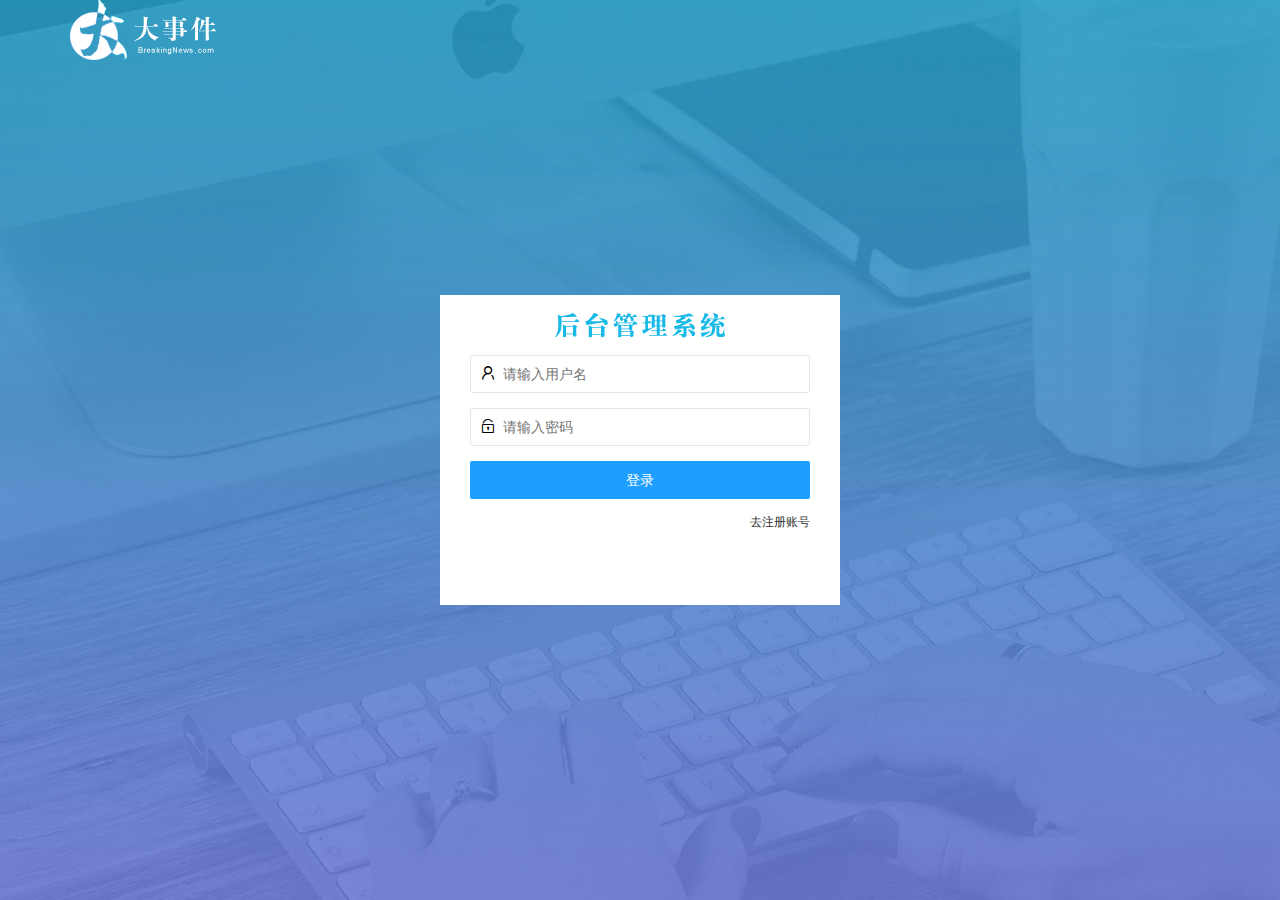
<file: login.html>
<!DOCTYPE html>
<html lang="en">

<head>
    <meta charset="UTF-8">
    <meta http-equiv="X-UA-Compatible" content="IE=edge">
    <meta name="viewport" content="width=device-width, initial-scale=1.0">
    <title>大事件-登录/注册</title>
    <!-- 导入 LayUI 的样式 -->
    <link rel="stylesheet" href="./assets/lib/layui/css/layui.css" />
    <!-- 导入自己的样式表 -->
    <link rel="stylesheet" href="./assets/css/login.css" />
</head>

<body>
    <!-- 头部的 Logo 区域 -->
    <div class="layui-main"> <img src="./assets/images/logo.png" alt="" /> </div>
    <!-- 登录注册区域 -->
    <div class="loginAndRegBox">
        <div class="title-box"></div>
        <!-- 登录的盒子 -->
        <div class="login-box">
            <form class="layui-form" id="form_login">
                <div class="layui-form-item">
                    <div>
                        <i class="layui-icon layui-icon-username"></i>
                        <input type="text" class="layui-input" name="username" required lay-verify="required" placeholder="请输入用户名" class="layui-input">
                    </div>
                </div>
                <div class="layui-form-item">
                    <div>
                        <i class="layui-icon layui-icon-password"></i>
                        <input type="password" class="layui-input" name="password" required lay-verify="required|pwd" placeholder="请输入密码" class="layui-input">
                    </div>
                </div>
                <div class="layui-form-item">
                    <button class="layui-btn layui-btn-fluid layui-btn-normal" lay-submit>登录</button>
                </div>
                <div class="layui-form-item links">
                    <a href="javascript:;" id="link_reg">去注册账号</a>
                </div>
            </form>
        </div>
        <!-- 注册的盒子 -->
        <div class="reg-box">
            <form class="layui-form" id="form_reg">
                <div class="layui-form-item">
                    <div>
                        <i class="layui-icon layui-icon-username"></i>
                        <input type="text" class="layui-input" name="username" required lay-verify="required" placeholder="请输入用户名" class="layui-input">
                    </div>
                </div>
                <div class="layui-form-item">
                    <div>
                        <i class="layui-icon layui-icon-password"></i>
                        <input type="password" class="layui-input" name="password" required lay-verify="required|pwd" placeholder="请输入密码" class="layui-input">
                    </div>
                </div>
                <div class="layui-form-item">
                    <div>
                        <i class="layui-icon layui-icon-password"></i>
                        <input type="password" class="layui-input" name="repassword" required lay-verify="required|pwd|repwd" placeholder="再次确认密码" class="layui-input">
                    </div>
                </div>
                <div class="layui-form-item">
                    <button class="layui-btn layui-btn-fluid layui-btn-normal" lay-submit>注册</button>
                </div>
                <div class="layui-form-item links">
                    <a href="javascript:;" id="link_login">去登录账号</a>
                </div>
            </form>
        </div>
    </div>

    <script src="./assets/lib/layui/layui.all.js"></script>
    <script src="./assets/lib/jquery.js"></script>
    <script src="./assets/js/baseAPI.js"></script>
    <script src="./assets/js/login.js"></script>
</body>

</html>
</file>
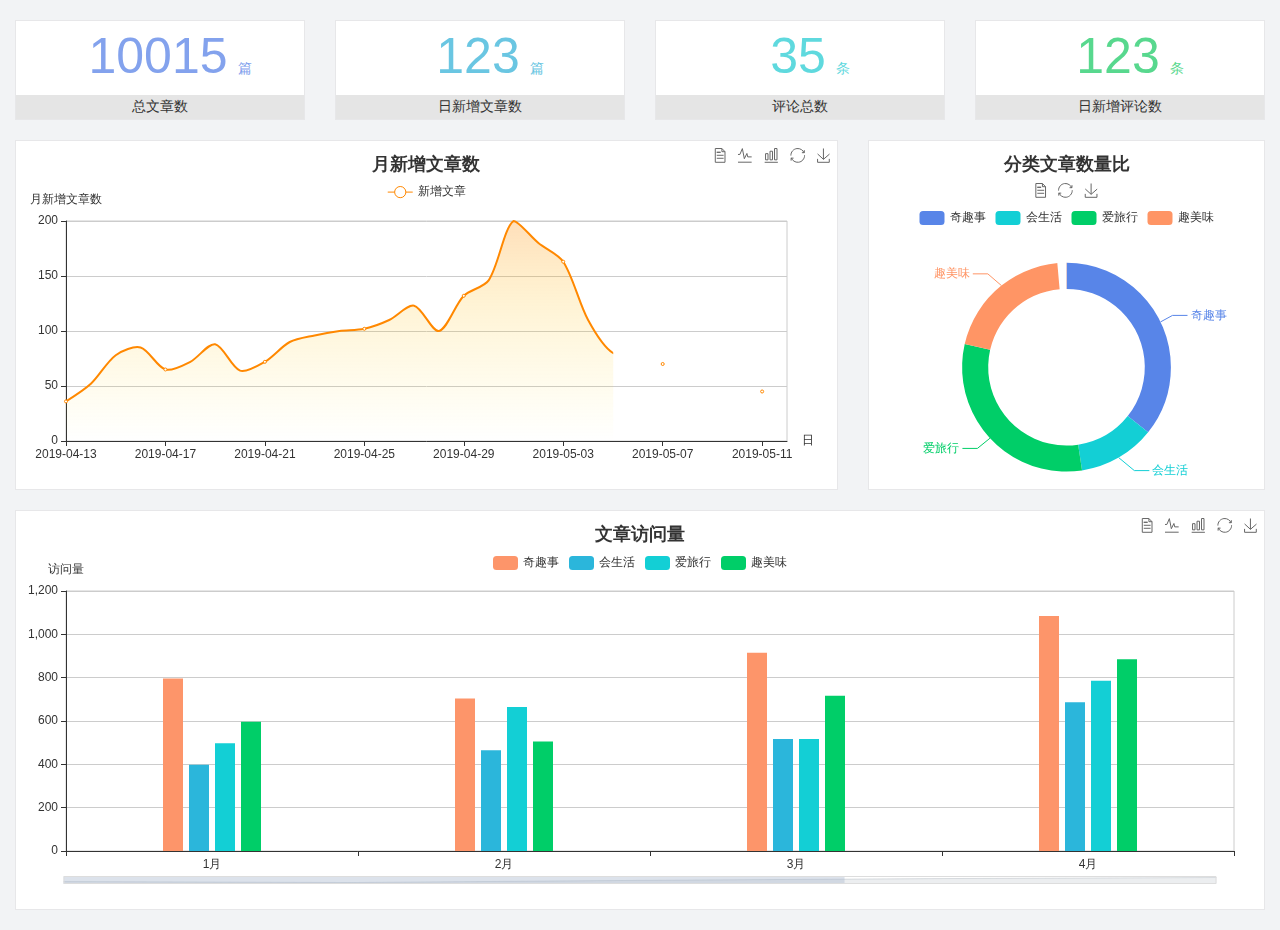
<file: home/dashboard.html>
<!DOCTYPE html>
<html lang="en">

<head>
    <meta charset="UTF-8">
    <meta name="viewport" content="width=device-width, initial-scale=1.0">
    <meta http-equiv="X-UA-Compatible" content="ie=edge">
    <title>图表统计</title>
    <link rel="stylesheet" href="../assets/lib/bootstrap.css" />
    <link rel="stylesheet" href="../assets/lib/main.css" />
    <script src="../assets/lib/jquery.js"></script>
    <script type="text/javascript" src="../assets/lib/echarts.min.js"></script>
</head>

<body>
    <div class="container-fluid">
        <div class="row spannel_list">
            <div class="col-sm-3 col-xs-6">
                <div class="spannel">
                    <em>10015</em><span>篇</span>
                    <b>总文章数</b>
                </div>
            </div>
            <div class="col-sm-3 col-xs-6">
                <div class="spannel scolor01">
                    <em>123</em><span>篇</span>
                    <b>日新增文章数</b>
                </div>
            </div>
            <div class="col-sm-3 col-xs-6">
                <div class="spannel scolor02">
                    <em>35</em><span>条</span>
                    <b>评论总数</b>
                </div>
            </div>
            <div class="col-sm-3 col-xs-6">
                <div class="spannel scolor03">
                    <em>123</em><span>条</span>
                    <b>日新增评论数</b>
                </div>
            </div>
        </div>
    </div>

    <div class="container-fluid">
        <div class="row curve-pie">
            <div class="col-lg-8 col-md-8">
                <div class="gragh_pannel" id="curve_show"></div>
            </div>
            <div class="col-lg-4 col-md-4">
                <div class="gragh_pannel" id="pie_show"></div>
            </div>
        </div>
    </div>

    <div class="container-fluid">
        <div class="column_pannel" id="column_show"></div>
    </div>

    <script>
        var oChart = echarts.init(document.getElementById('curve_show'));
        var aList_all = [{
            'count': 36,
            'date': '2019-04-13'
        }, {
            'count': 52,
            'date': '2019-04-14'
        }, {
            'count': 78,
            'date': '2019-04-15'
        }, {
            'count': 85,
            'date': '2019-04-16'
        }, {
            'count': 65,
            'date': '2019-04-17'
        }, {
            'count': 72,
            'date': '2019-04-18'
        }, {
            'count': 88,
            'date': '2019-04-19'
        }, {
            'count': 64,
            'date': '2019-04-20'
        }, {
            'count': 72,
            'date': '2019-04-21'
        }, {
            'count': 90,
            'date': '2019-04-22'
        }, {
            'count': 96,
            'date': '2019-04-23'
        }, {
            'count': 100,
            'date': '2019-04-24'
        }, {
            'count': 102,
            'date': '2019-04-25'
        }, {
            'count': 110,
            'date': '2019-04-26'
        }, {
            'count': 123,
            'date': '2019-04-27'
        }, {
            'count': 100,
            'date': '2019-04-28'
        }, {
            'count': 132,
            'date': '2019-04-29'
        }, {
            'count': 146,
            'date': '2019-04-30'
        }, {
            'count': 200,
            'date': '2019-05-01'
        }, {
            'count': 180,
            'date': '2019-05-02'
        }, {
            'count': 163,
            'date': '2019-05-03'
        }, {
            'count': 110,
            'date': '2019-05-04'
        }, {
            'count': 80,
            'date': '2019-05-05'
        }, {
            'count': 82,
            'date': '2019-05-06'
        }, {
            'count': 70,
            'date': '2019-05-07'
        }, {
            'count': 65,
            'date': '2019-05-08'
        }, {
            'count': 54,
            'date': '2019-05-09'
        }, {
            'count': 40,
            'date': '2019-05-10'
        }, {
            'count': 45,
            'date': '2019-05-11'
        }, {
            'count': 38,
            'date': '2019-05-12'
        }, ];

        let aCount = [];
        let aDate = [];

        for (var i = 0; i < aList_all.length; i++) {
            aCount.push(aList_all[i].count);
            aDate.push(aList_all[i].date);
        }

        var chartopt = {
            title: {
                text: '月新增文章数',
                left: 'center',
                top: '10'
            },
            tooltip: {
                trigger: 'axis'
            },
            legend: {
                data: ['新增文章'],
                top: '40'
            },
            toolbox: {
                show: true,
                feature: {
                    mark: {
                        show: true
                    },
                    dataView: {
                        show: true,
                        readOnly: false
                    },
                    magicType: {
                        show: true,
                        type: ['line', 'bar']
                    },
                    restore: {
                        show: true
                    },
                    saveAsImage: {
                        show: true
                    }
                }
            },
            calculable: true,
            xAxis: [{
                name: '日',
                type: 'category',
                boundaryGap: false,
                data: aDate
            }],
            yAxis: [{
                name: '月新增文章数',
                type: 'value'
            }],
            series: [{
                name: '新增文章',
                type: 'line',
                smooth: true,
                itemStyle: {
                    normal: {
                        areaStyle: {
                            type: 'default'
                        },
                        color: '#f80'
                    },
                    lineStyle: {
                        color: '#f80'
                    }
                },
                data: aCount
            }],
            areaStyle: {
                normal: {
                    color: new echarts.graphic.LinearGradient(0, 0, 0, 1, [{
                        offset: 0,
                        color: 'rgba(255,136,0,0.39)'
                    }, {
                        offset: .34,
                        color: 'rgba(255,180,0,0.25)'
                    }, {
                        offset: 1,
                        color: 'rgba(255,222,0,0.00)'
                    }])

                }
            },
            grid: {
                show: true,
                x: 50,
                x2: 50,
                y: 80,
                height: 220
            }
        };

        oChart.setOption(chartopt);


        var oPie = echarts.init(document.getElementById('pie_show'));
        var oPieopt = {
            title: {
                top: 10,
                text: '分类文章数量比',
                x: 'center'
            },
            tooltip: {
                trigger: 'item',
                formatter: "{a} <br/>{b} : {c} ({d}%)"
            },
            color: ['#5885e8', '#13cfd5', '#00ce68', '#ff9565'],
            legend: {
                x: 'center',
                top: 65,
                data: ['奇趣事', '会生活', '爱旅行', '趣美味']
            },
            toolbox: {
                show: true,
                x: 'center',
                top: 35,
                feature: {
                    mark: {
                        show: true
                    },
                    dataView: {
                        show: true,
                        readOnly: false
                    },
                    magicType: {
                        show: true,
                        type: ['pie', 'funnel'],
                        option: {
                            funnel: {
                                x: '25%',
                                width: '50%',
                                funnelAlign: 'left',
                                max: 1548
                            }
                        }
                    },
                    restore: {
                        show: true
                    },
                    saveAsImage: {
                        show: true
                    }
                }
            },
            calculable: true,
            series: [{
                name: '访问来源',
                type: 'pie',
                radius: ['45%', '60%'],
                center: ['50%', '65%'],
                data: [{
                    value: 300,
                    name: '奇趣事'
                }, {
                    value: 100,
                    name: '会生活'
                }, {
                    value: 260,
                    name: '爱旅行'
                }, {
                    value: 180,
                    name: '趣美味'
                }]
            }]
        };
        oPie.setOption(oPieopt);



        var oColumn = this.echarts.init(document.getElementById('column_show'));
        var oColumnopt = {
            title: {
                text: '文章访问量',
                left: 'center',
                top: '10'
            },
            tooltip: {
                trigger: 'axis'
            },
            legend: {
                data: ['奇趣事', '会生活', '爱旅行', '趣美味'],
                top: '40'
            },
            toolbox: {
                show: true,
                feature: {
                    mark: {
                        show: true
                    },
                    dataView: {
                        show: true,
                        readOnly: false
                    },
                    magicType: {
                        show: true,
                        type: ['line', 'bar']
                    },
                    restore: {
                        show: true
                    },
                    saveAsImage: {
                        show: true
                    }
                }
            },
            calculable: true,
            xAxis: [{
                type: 'category',
                data: ['1月', '2月', '3月', '4月', '5月']
            }],
            yAxis: [{
                name: '访问量',
                type: 'value'
            }],
            series: [{
                name: '奇趣事',
                type: 'bar',
                barWidth: 20,
                itemStyle: {
                    normal: {
                        areaStyle: {
                            type: 'default'
                        },
                        color: '#fd956a'
                    }
                },
                data: [800, 708, 920, 1090, 1200]
            }, {
                name: '会生活',
                type: 'bar',
                barWidth: 20,
                itemStyle: {
                    normal: {
                        areaStyle: {
                            type: 'default'
                        },
                        color: '#2bb6db'
                    }
                },
                data: [400, 468, 520, 690, 800]
            }, {
                name: '爱旅行',
                type: 'bar',
                barWidth: 20,
                itemStyle: {
                    normal: {
                        areaStyle: {
                            type: 'default'
                        },
                        color: '#13cfd5'
                    }
                },
                data: [500, 668, 520, 790, 900]
            }, {
                name: '趣美味',
                type: 'bar',
                barWidth: 20,
                itemStyle: {
                    normal: {
                        areaStyle: {
                            type: 'default'
                        },
                        color: '#00ce68'
                    }
                },
                data: [600, 508, 720, 890, 1000]
            }],
            grid: {
                show: true,
                x: 50,
                x2: 30,
                y: 80,
                height: 260
            },
            dataZoom: [ //给x轴设置滚动条
                {
                    start: 0, //默认为0
                    end: 100 - 1000 / 31, //默认为100
                    type: 'slider',
                    show: true,
                    xAxisIndex: [0],
                    handleSize: 0, //滑动条的 左右2个滑动条的大小
                    height: 8, //组件高度
                    left: 45, //左边的距离
                    right: 50, //右边的距离
                    bottom: 26, //右边的距离
                    handleColor: '#ddd', //h滑动图标的颜色
                    handleStyle: {
                        borderColor: "#cacaca",
                        borderWidth: "1",
                        shadowBlur: 2,
                        background: "#ddd",
                        shadowColor: "#ddd",
                    }
                }
            ]
        };
        oColumn.setOption(oColumnopt);
    </script>
</body>

</html>
</file>
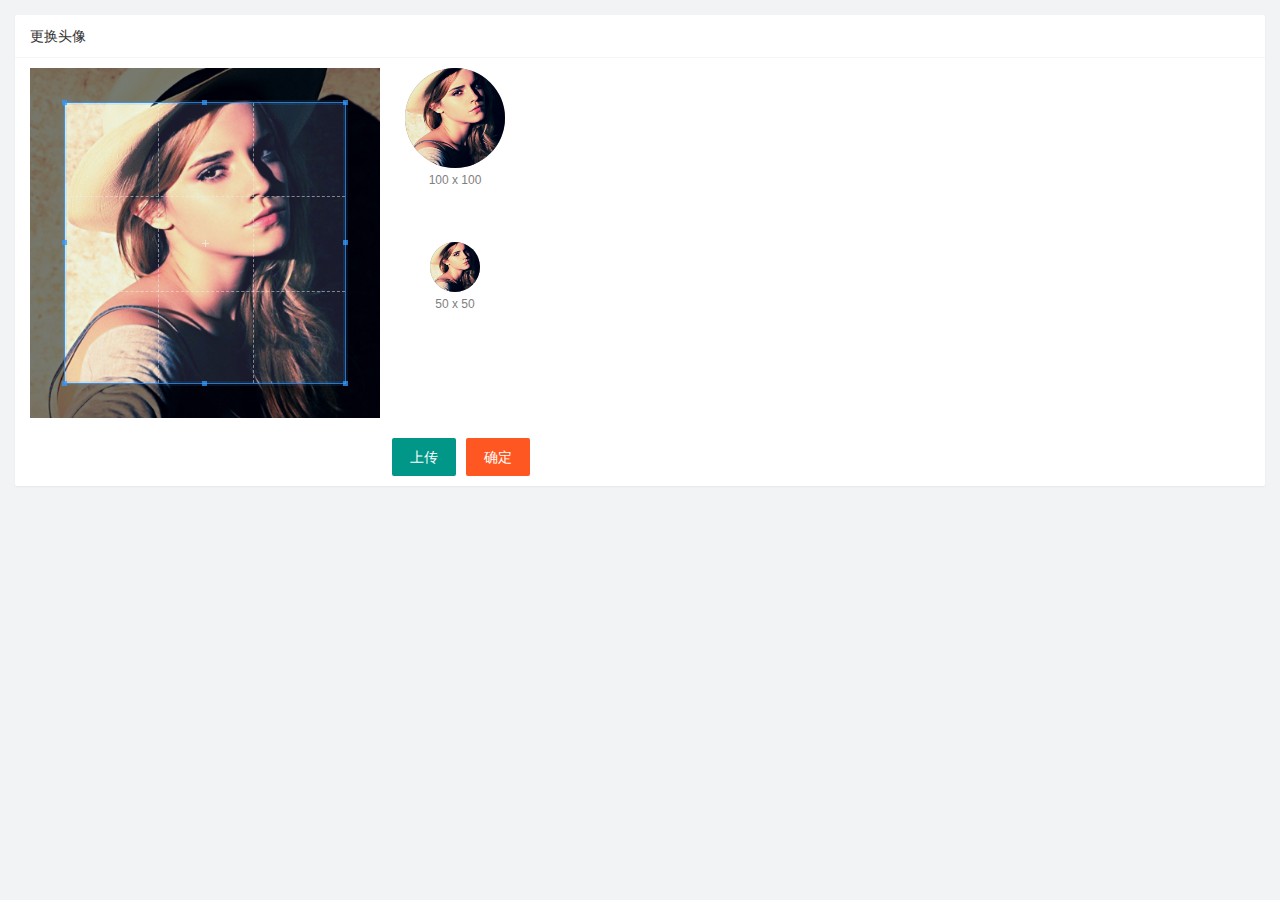
<file: user/user_avatar.html>
<!DOCTYPE html>
<html lang="en">

<head>
    <meta charset="UTF-8" />
    <meta name="viewport" content="width=device-width, initial-scale=1.0" />
    <title>Document</title>
    <link rel="stylesheet" href="../assets/lib/layui/css/layui.css" />
    <link rel="stylesheet" href="../assets/lib/cropper/cropper.css" />
    <link rel="stylesheet" href="../assets/css/user/user_avatar.css" />
</head>

<body>
    <!-- 卡片区域 -->
    <div class="layui-card">
        <div class="layui-card-header">更换头像</div>
        <div class="layui-card-body">
            <!-- 第一行的图片裁剪和预览区域 -->
            <div class="row1">
                <!-- 图片裁剪区域 -->
                <div class="cropper-box">
                    <!-- 这个 img 标签很重要，将来会把它初始化为裁剪区域 -->
                    <img id="image" src="../assets/images/sample.jpg" />
                </div>
                <!-- 图片的预览区域 -->
                <div class="preview-box">
                    <div>
                        <!-- 宽高为 100px 的预览区域 -->
                        <div class="img-preview w100"></div>
                        <p class="size">100 x 100</p>
                    </div>
                    <div>
                        <!-- 宽高为 50px 的预览区域 -->
                        <div class="img-preview w50"></div>
                        <p class="size">50 x 50</p>
                    </div>
                </div>
            </div>

            <!-- 第二行的按钮区域 -->
            <div class="row2">
                <button type="button" class="layui-btn">上传</button>
                <button type="button" class="layui-btn layui-btn-danger">确定</button>
            </div>
        </div>
    </div>

    <script src="../assets/lib/jquery.js"></script>
    <script src="../assets/lib/layui/layui.all.js"></script>
    <script src="../assets/lib/cropper/Cropper.js"></script>
    <script src="../assets/lib/cropper/jquery-cropper.js"></script>
    <script src="../assets/js/user/user_avatar.js"></script>
</body>

</html>
</file>
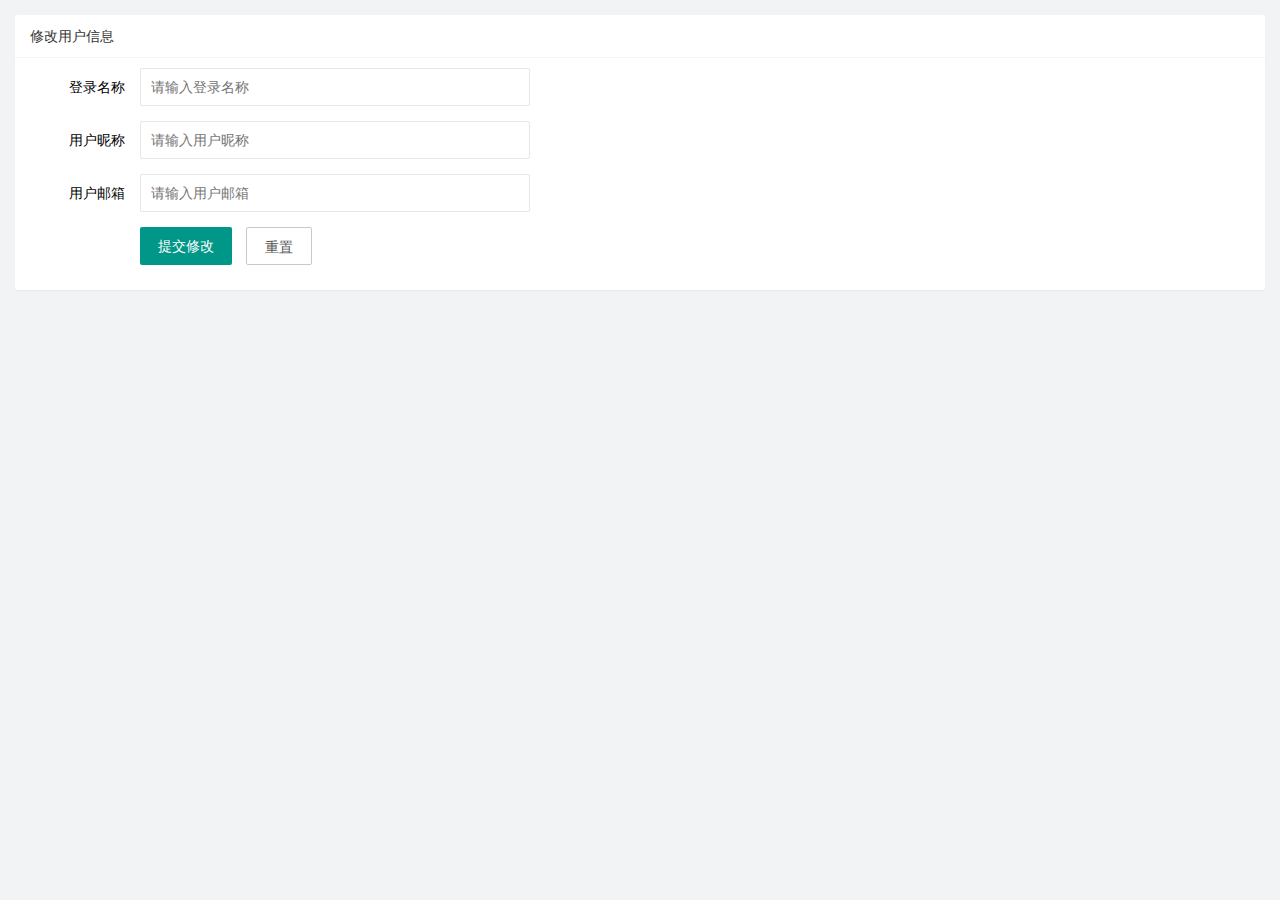
<file: user/user_info.html>
<!DOCTYPE html>
<html lang="en">

<head>
    <meta charset="UTF-8" />
    <meta name="viewport" content="width=device-width, initial-scale=1.0" />
    <title>Document</title>
    <!-- 导入 layui 的样式 -->
    <link rel="stylesheet" href="../assets/lib/layui/css/layui.css" />
    <!-- 导入自己的样式 -->
    <link rel="stylesheet" href="../assets/css/user/user_info.css" />
</head>

<body>
    <!-- 卡片区域 -->
    <div class="layui-card">
        <div class="layui-card-header">修改用户信息</div>
        <div class="layui-card-body">
            <!-- form 表单区域 -->
            <form class="layui-form" lay-filter="formUserInfo">
                <!-- 这是隐藏域 -->
                <input type="hidden" name="id" value="" />
                <div class="layui-form-item">
                    <label class="layui-form-label">登录名称</label>
                    <div class="layui-input-block">
                        <input type="text" name="username" required lay-verify="required" placeholder="请输入登录名称" autocomplete="off" class="layui-input" readonly />
                    </div>
                </div>
                <div class="layui-form-item">
                    <label class="layui-form-label">用户昵称</label>
                    <div class="layui-input-block">
                        <input type="text" name="nickname" required lay-verify="required|nickname" placeholder="请输入用户昵称" autocomplete="off" class="layui-input" />
                    </div>
                </div>
                <div class="layui-form-item">
                    <label class="layui-form-label">用户邮箱</label>
                    <div class="layui-input-block">
                        <input type="text" name="email" required lay-verify="required|email" placeholder="请输入用户邮箱" autocomplete="off" class="layui-input" />
                    </div>
                </div>
                <div class="layui-form-item">
                    <div class="layui-input-block">
                        <button class="layui-btn" lay-submit lay-filter="formDemo">提交修改</button>
                        <button type="reset" class="layui-btn layui-btn-primary" id="btnReset">重置</button>
                    </div>
                </div>
            </form>
        </div>
    </div>

    <!-- 导入 layui 的 js -->
    <script src="../assets/lib/layui/layui.all.js"></script>
    <!-- 导入 jquery -->
    <script src="../assets/lib/jquery.js"></script>
    <script src="../assets/js/baseAPI.js"></script>
    <!-- 导入自己的 js -->
    <script src="../assets/js/user/user_info.js"></script>
</body>

</html>
</file>
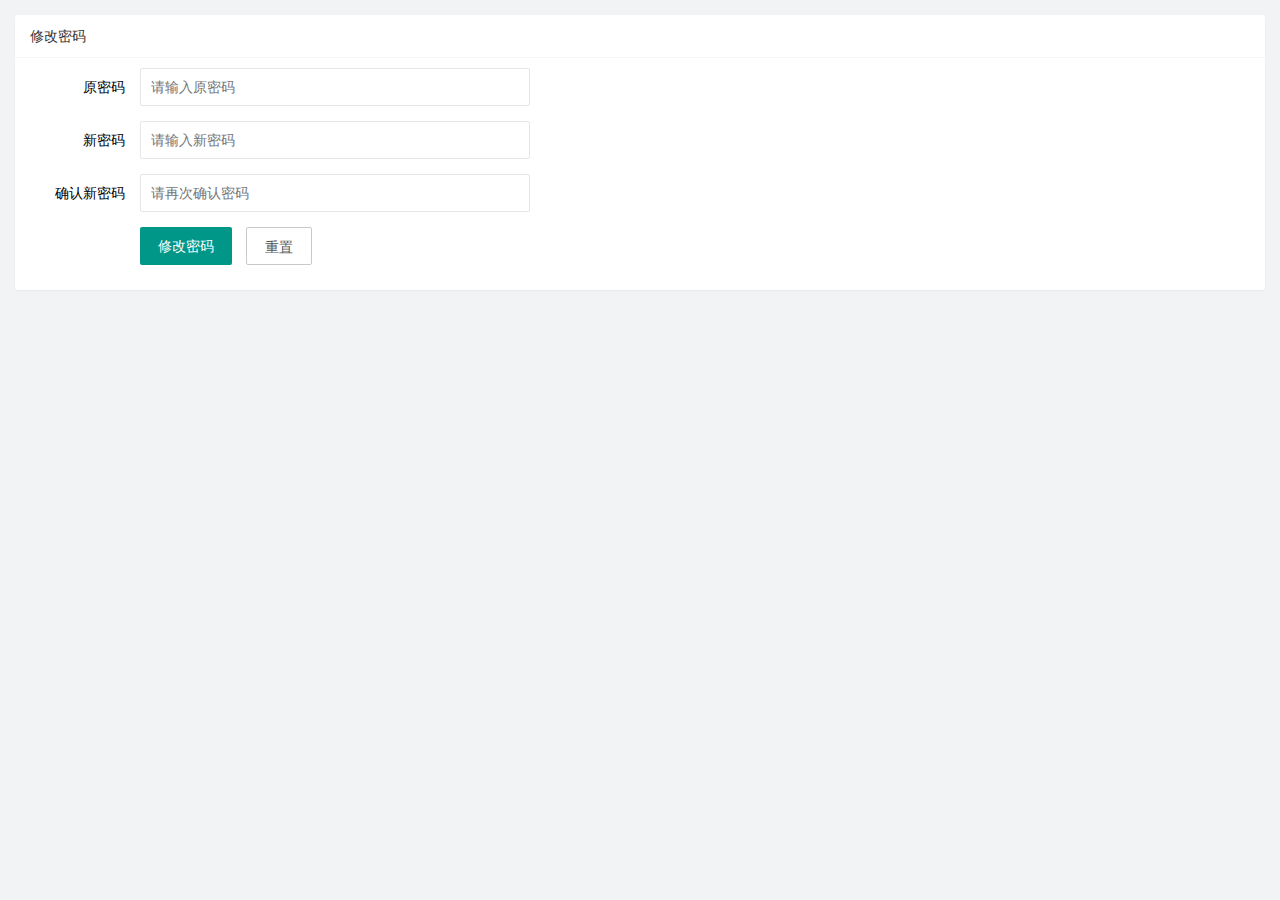
<file: user/user_pwd.html>
<!DOCTYPE html>
<html lang="en">

<head>
    <meta charset="UTF-8" />
    <meta name="viewport" content="width=device-width, initial-scale=1.0" />
    <title>Document</title>
    <link rel="stylesheet" href="../assets/lib/layui/css/layui.css" />
    <link rel="stylesheet" href="../assets/css/user/user_pwd.css" />
</head>

<body>
    <!-- 卡片区域 -->
    <div class="layui-card">
        <div class="layui-card-header">修改密码</div>
        <div class="layui-card-body">
            <form class="layui-form">
                <div class="layui-form-item">
                    <label class="layui-form-label">原密码</label>
                    <div class="layui-input-block">
                        <input type="password" name="oldPwd" required lay-verify="required|pwd" placeholder="请输入原密码" autocomplete="off" class="layui-input" />
                    </div>
                </div>
                <div class="layui-form-item">
                    <label class="layui-form-label">新密码</label>
                    <div class="layui-input-block">
                        <input type="password" name="newPwd" required lay-verify="required|pwd|samePwd" placeholder="请输入新密码" autocomplete="off" class="layui-input" />
                    </div>
                </div>
                <div class="layui-form-item">
                    <label class="layui-form-label">确认新密码</label>
                    <div class="layui-input-block">
                        <input type="password" name="rePwd" required lay-verify="required|pwd|rePwd" placeholder="请再次确认密码" autocomplete="off" class="layui-input" />
                    </div>
                </div>
                <div class="layui-form-item">
                    <div class="layui-input-block">
                        <button class="layui-btn" lay-submit lay-filter="formDemo">修改密码</button>
                        <button type="reset" class="layui-btn layui-btn-primary">重置</button>
                    </div>
                </div>
            </form>
        </div>
    </div>

    <!-- 导入 layui 的 js -->
    <script src="../assets/lib/layui/layui.all.js"></script>
    <!-- 导入 jQuery -->
    <script src="../assets/lib/jquery.js"></script>
    <!-- 导入 baseAPI -->
    <script src="../assets/js/baseAPI.js"></script>
    <!-- 导入自己的 js -->
    <script src="../assets/js/user/user_pwd.js"></script>
</body>

</html>
</file>
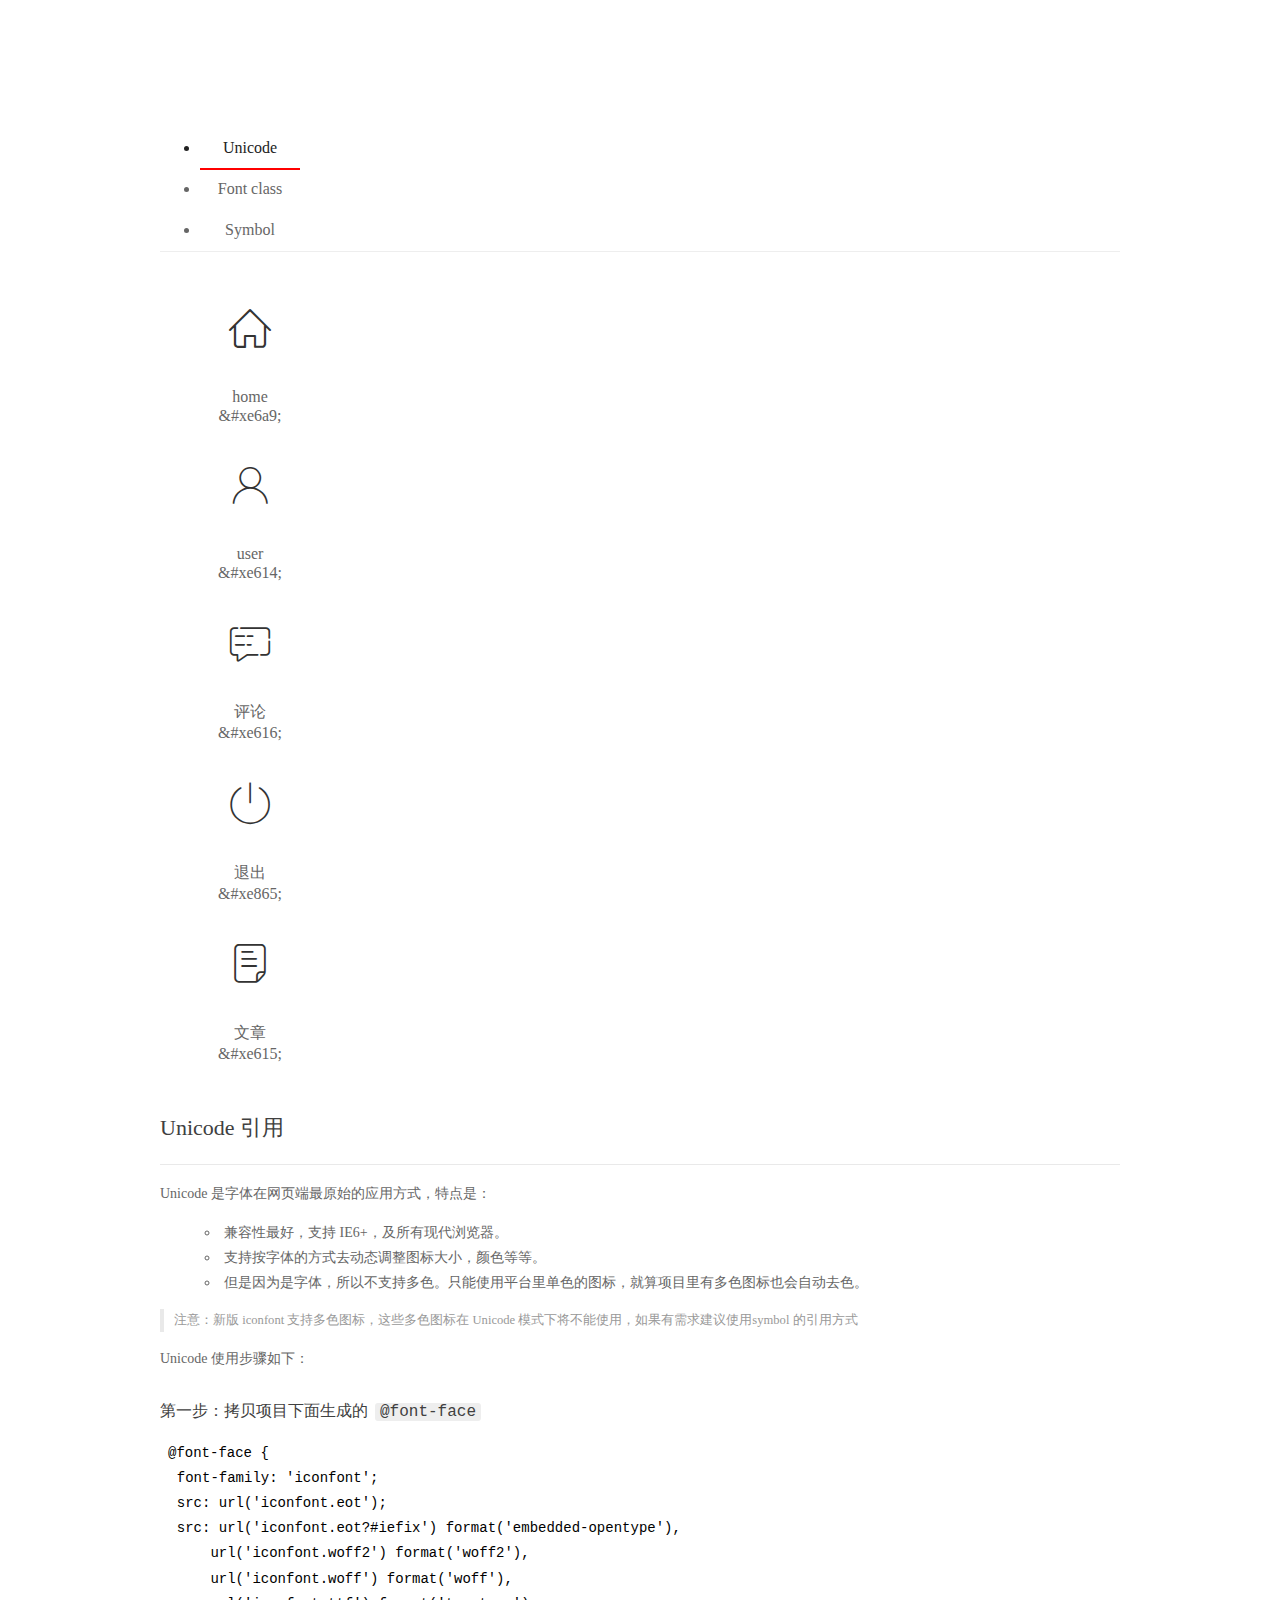
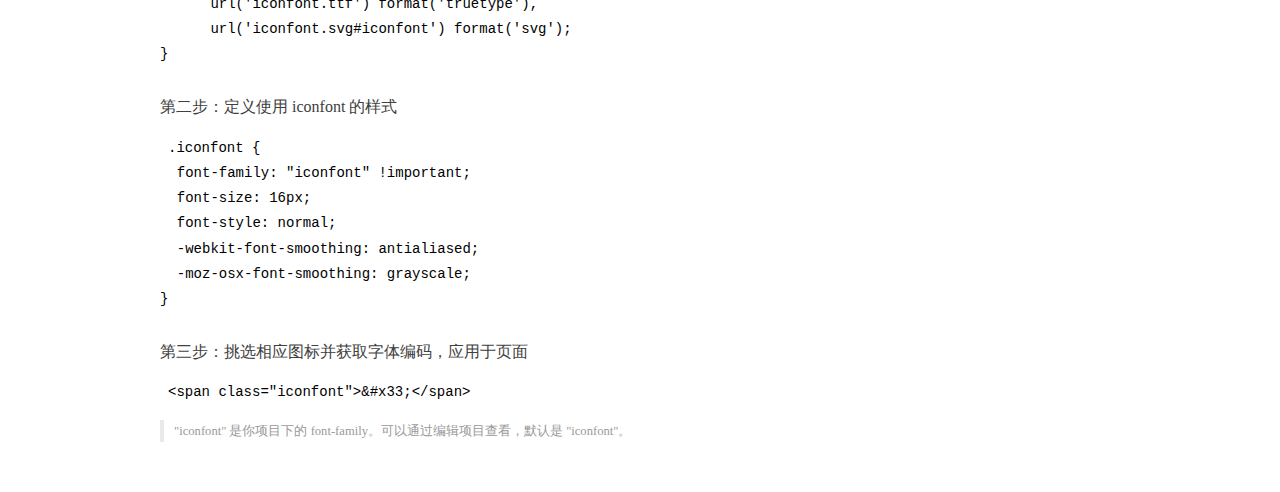
<file: assets/fonts/demo_index.html>
<!DOCTYPE html>
<html>
<head>
  <meta charset="utf-8"/>
  <title>IconFont Demo</title>
  <link rel="shortcut icon" href="https://gtms04.alicdn.com/tps/i4/TB1_oz6GVXXXXaFXpXXJDFnIXXX-64-64.ico" type="image/x-icon"/>
  <link rel="stylesheet" href="https://g.alicdn.com/thx/cube/1.3.2/cube.min.css">
  <link rel="stylesheet" href="demo.css">
  <link rel="stylesheet" href="iconfont.css">
  <script src="iconfont.js"></script>
  <!-- jQuery -->
  <script src="https://a1.alicdn.com/oss/uploads/2018/12/26/7bfddb60-08e8-11e9-9b04-53e73bb6408b.js"></script>
  <!-- 代码高亮 -->
  <script src="https://a1.alicdn.com/oss/uploads/2018/12/26/a3f714d0-08e6-11e9-8a15-ebf944d7534c.js"></script>
</head>
<body>
  <div class="main">
    <h1 class="logo"><a href="https://www.iconfont.cn/" title="iconfont 首页" target="_blank">&#xe86b;</a></h1>
    <div class="nav-tabs">
      <ul id="tabs" class="dib-box">
        <li class="dib active"><span>Unicode</span></li>
        <li class="dib"><span>Font class</span></li>
        <li class="dib"><span>Symbol</span></li>
      </ul>
      
    </div>
    <div class="tab-container">
      <div class="content unicode" style="display: block;">
          <ul class="icon_lists dib-box">
          
            <li class="dib">
              <span class="icon iconfont">&#xe6a9;</span>
                <div class="name">home</div>
                <div class="code-name">&amp;#xe6a9;</div>
              </li>
          
            <li class="dib">
              <span class="icon iconfont">&#xe614;</span>
                <div class="name">user</div>
                <div class="code-name">&amp;#xe614;</div>
              </li>
          
            <li class="dib">
              <span class="icon iconfont">&#xe616;</span>
                <div class="name">评论</div>
                <div class="code-name">&amp;#xe616;</div>
              </li>
          
            <li class="dib">
              <span class="icon iconfont">&#xe865;</span>
                <div class="name">退出</div>
                <div class="code-name">&amp;#xe865;</div>
              </li>
          
            <li class="dib">
              <span class="icon iconfont">&#xe615;</span>
                <div class="name">文章</div>
                <div class="code-name">&amp;#xe615;</div>
              </li>
          
          </ul>
          <div class="article markdown">
          <h2 id="unicode-">Unicode 引用</h2>
          <hr>

          <p>Unicode 是字体在网页端最原始的应用方式，特点是：</p>
          <ul>
            <li>兼容性最好，支持 IE6+，及所有现代浏览器。</li>
            <li>支持按字体的方式去动态调整图标大小，颜色等等。</li>
            <li>但是因为是字体，所以不支持多色。只能使用平台里单色的图标，就算项目里有多色图标也会自动去色。</li>
          </ul>
          <blockquote>
            <p>注意：新版 iconfont 支持多色图标，这些多色图标在 Unicode 模式下将不能使用，如果有需求建议使用symbol 的引用方式</p>
          </blockquote>
          <p>Unicode 使用步骤如下：</p>
          <h3 id="-font-face">第一步：拷贝项目下面生成的 <code>@font-face</code></h3>
<pre><code class="language-css"
>@font-face {
  font-family: 'iconfont';
  src: url('iconfont.eot');
  src: url('iconfont.eot?#iefix') format('embedded-opentype'),
      url('iconfont.woff2') format('woff2'),
      url('iconfont.woff') format('woff'),
      url('iconfont.ttf') format('truetype'),
      url('iconfont.svg#iconfont') format('svg');
}
</code></pre>
          <h3 id="-iconfont-">第二步：定义使用 iconfont 的样式</h3>
<pre><code class="language-css"
>.iconfont {
  font-family: "iconfont" !important;
  font-size: 16px;
  font-style: normal;
  -webkit-font-smoothing: antialiased;
  -moz-osx-font-smoothing: grayscale;
}
</code></pre>
          <h3 id="-">第三步：挑选相应图标并获取字体编码，应用于页面</h3>
<pre>
<code class="language-html"
>&lt;span class="iconfont"&gt;&amp;#x33;&lt;/span&gt;
</code></pre>
          <blockquote>
            <p>"iconfont" 是你项目下的 font-family。可以通过编辑项目查看，默认是 "iconfont"。</p>
          </blockquote>
          </div>
      </div>
      <div class="content font-class">
        <ul class="icon_lists dib-box">
          
          <li class="dib">
            <span class="icon iconfont icon-home"></span>
            <div class="name">
              home
            </div>
            <div class="code-name">.icon-home
            </div>
          </li>
          
          <li class="dib">
            <span class="icon iconfont icon-user"></span>
            <div class="name">
              user
            </div>
            <div class="code-name">.icon-user
            </div>
          </li>
          
          <li class="dib">
            <span class="icon iconfont icon-pinglun"></span>
            <div class="name">
              评论
            </div>
            <div class="code-name">.icon-pinglun
            </div>
          </li>
          
          <li class="dib">
            <span class="icon iconfont icon-tuichu"></span>
            <div class="name">
              退出
            </div>
            <div class="code-name">.icon-tuichu
            </div>
          </li>
          
          <li class="dib">
            <span class="icon iconfont icon-16"></span>
            <div class="name">
              文章
            </div>
            <div class="code-name">.icon-16
            </div>
          </li>
          
        </ul>
        <div class="article markdown">
        <h2 id="font-class-">font-class 引用</h2>
        <hr>

        <p>font-class 是 Unicode 使用方式的一种变种，主要是解决 Unicode 书写不直观，语意不明确的问题。</p>
        <p>与 Unicode 使用方式相比，具有如下特点：</p>
        <ul>
          <li>兼容性良好，支持 IE8+，及所有现代浏览器。</li>
          <li>相比于 Unicode 语意明确，书写更直观。可以很容易分辨这个 icon 是什么。</li>
          <li>因为使用 class 来定义图标，所以当要替换图标时，只需要修改 class 里面的 Unicode 引用。</li>
          <li>不过因为本质上还是使用的字体，所以多色图标还是不支持的。</li>
        </ul>
        <p>使用步骤如下：</p>
        <h3 id="-fontclass-">第一步：引入项目下面生成的 fontclass 代码：</h3>
<pre><code class="language-html">&lt;link rel="stylesheet" href="./iconfont.css"&gt;
</code></pre>
        <h3 id="-">第二步：挑选相应图标并获取类名，应用于页面：</h3>
<pre><code class="language-html">&lt;span class="iconfont icon-xxx"&gt;&lt;/span&gt;
</code></pre>
        <blockquote>
          <p>"
            iconfont" 是你项目下的 font-family。可以通过编辑项目查看，默认是 "iconfont"。</p>
        </blockquote>
      </div>
      </div>
      <div class="content symbol">
          <ul class="icon_lists dib-box">
          
            <li class="dib">
                <svg class="icon svg-icon" aria-hidden="true">
                  <use xlink:href="#icon-home"></use>
                </svg>
                <div class="name">home</div>
                <div class="code-name">#icon-home</div>
            </li>
          
            <li class="dib">
                <svg class="icon svg-icon" aria-hidden="true">
                  <use xlink:href="#icon-user"></use>
                </svg>
                <div class="name">user</div>
                <div class="code-name">#icon-user</div>
            </li>
          
            <li class="dib">
                <svg class="icon svg-icon" aria-hidden="true">
                  <use xlink:href="#icon-pinglun"></use>
                </svg>
                <div class="name">评论</div>
                <div class="code-name">#icon-pinglun</div>
            </li>
          
            <li class="dib">
                <svg class="icon svg-icon" aria-hidden="true">
                  <use xlink:href="#icon-tuichu"></use>
                </svg>
                <div class="name">退出</div>
                <div class="code-name">#icon-tuichu</div>
            </li>
          
            <li class="dib">
                <svg class="icon svg-icon" aria-hidden="true">
                  <use xlink:href="#icon-16"></use>
                </svg>
                <div class="name">文章</div>
                <div class="code-name">#icon-16</div>
            </li>
          
          </ul>
          <div class="article markdown">
          <h2 id="symbol-">Symbol 引用</h2>
          <hr>

          <p>这是一种全新的使用方式，应该说这才是未来的主流，也是平台目前推荐的用法。相关介绍可以参考这篇<a href="">文章</a>
            这种用法其实是做了一个 SVG 的集合，与另外两种相比具有如下特点：</p>
          <ul>
            <li>支持多色图标了，不再受单色限制。</li>
            <li>通过一些技巧，支持像字体那样，通过 <code>font-size</code>, <code>color</code> 来调整样式。</li>
            <li>兼容性较差，支持 IE9+，及现代浏览器。</li>
            <li>浏览器渲染 SVG 的性能一般，还不如 png。</li>
          </ul>
          <p>使用步骤如下：</p>
          <h3 id="-symbol-">第一步：引入项目下面生成的 symbol 代码：</h3>
<pre><code class="language-html">&lt;script src="./iconfont.js"&gt;&lt;/script&gt;
</code></pre>
          <h3 id="-css-">第二步：加入通用 CSS 代码（引入一次就行）：</h3>
<pre><code class="language-html">&lt;style&gt;
.icon {
  width: 1em;
  height: 1em;
  vertical-align: -0.15em;
  fill: currentColor;
  overflow: hidden;
}
&lt;/style&gt;
</code></pre>
          <h3 id="-">第三步：挑选相应图标并获取类名，应用于页面：</h3>
<pre><code class="language-html">&lt;svg class="icon" aria-hidden="true"&gt;
  &lt;use xlink:href="#icon-xxx"&gt;&lt;/use&gt;
&lt;/svg&gt;
</code></pre>
          </div>
      </div>

    </div>
  </div>
  <script>
  $(document).ready(function () {
      $('.tab-container .content:first').show()

      $('#tabs li').click(function (e) {
        var tabContent = $('.tab-container .content')
        var index = $(this).index()

        if ($(this).hasClass('active')) {
          return
        } else {
          $('#tabs li').removeClass('active')
          $(this).addClass('active')

          tabContent.hide().eq(index).fadeIn()
        }
      })
    })
  </script>
</body>
</html>
</file>
<file: assets/lib/layui/css/layui.css>
/** layui-v2.5.5 MIT License By https://www.layui.com */
 .layui-inline,img{display:inline-block;vertical-align:middle}h1,h2,h3,h4,h5,h6{font-weight:400}.layui-edge,.layui-header,.layui-inline,.layui-main{position:relative}.layui-body,.layui-edge,.layui-elip{overflow:hidden}.layui-btn,.layui-edge,.layui-inline,img{vertical-align:middle}.layui-btn,.layui-disabled,.layui-icon,.layui-unselect{-moz-user-select:none;-webkit-user-select:none;-ms-user-select:none}.layui-elip,.layui-form-checkbox span,.layui-form-pane .layui-form-label{text-overflow:ellipsis;white-space:nowrap}.layui-breadcrumb,.layui-tree-btnGroup{visibility:hidden}blockquote,body,button,dd,div,dl,dt,form,h1,h2,h3,h4,h5,h6,input,li,ol,p,pre,td,textarea,th,ul{margin:0;padding:0;-webkit-tap-highlight-color:rgba(0,0,0,0)}a:active,a:hover{outline:0}img{border:none}li{list-style:none}table{border-collapse:collapse;border-spacing:0}h4,h5,h6{font-size:100%}button,input,optgroup,option,select,textarea{font-family:inherit;font-size:inherit;font-style:inherit;font-weight:inherit;outline:0}pre{white-space:pre-wrap;white-space:-moz-pre-wrap;white-space:-pre-wrap;white-space:-o-pre-wrap;word-wrap:break-word}body{line-height:24px;font:14px Helvetica Neue,Helvetica,PingFang SC,Tahoma,Arial,sans-serif}hr{height:1px;margin:10px 0;border:0;clear:both}a{color:#333;text-decoration:none}a:hover{color:#777}a cite{font-style:normal;*cursor:pointer}.layui-border-box,.layui-border-box *{box-sizing:border-box}.layui-box,.layui-box *{box-sizing:content-box}.layui-clear{clear:both;*zoom:1}.layui-clear:after{content:'\20';clear:both;*zoom:1;display:block;height:0}.layui-inline{*display:inline;*zoom:1}.layui-edge{display:inline-block;width:0;height:0;border-width:6px;border-style:dashed;border-color:transparent}.layui-edge-top{top:-4px;border-bottom-color:#999;border-bottom-style:solid}.layui-edge-right{border-left-color:#999;border-left-style:solid}.layui-edge-bottom{top:2px;border-top-color:#999;border-top-style:solid}.layui-edge-left{border-right-color:#999;border-right-style:solid}.layui-disabled,.layui-disabled:hover{color:#d2d2d2!important;cursor:not-allowed!important}.layui-circle{border-radius:100%}.layui-show{display:block!important}.layui-hide{display:none!important}@font-face{font-family:layui-icon;src:url(../font/iconfont.eot?v=250);src:url(../font/iconfont.eot?v=250#iefix) format('embedded-opentype'),url(../font/iconfont.woff2?v=250) format('woff2'),url(../font/iconfont.woff?v=250) format('woff'),url(../font/iconfont.ttf?v=250) format('truetype'),url(../font/iconfont.svg?v=250#layui-icon) format('svg')}.layui-icon{font-family:layui-icon!important;font-size:16px;font-style:normal;-webkit-font-smoothing:antialiased;-moz-osx-font-smoothing:grayscale}.layui-icon-reply-fill:before{content:"\e611"}.layui-icon-set-fill:before{content:"\e614"}.layui-icon-menu-fill:before{content:"\e60f"}.layui-icon-search:before{content:"\e615"}.layui-icon-share:before{content:"\e641"}.layui-icon-set-sm:before{content:"\e620"}.layui-icon-engine:before{content:"\e628"}.layui-icon-close:before{content:"\1006"}.layui-icon-close-fill:before{content:"\1007"}.layui-icon-chart-screen:before{content:"\e629"}.layui-icon-star:before{content:"\e600"}.layui-icon-circle-dot:before{content:"\e617"}.layui-icon-chat:before{content:"\e606"}.layui-icon-release:before{content:"\e609"}.layui-icon-list:before{content:"\e60a"}.layui-icon-chart:before{content:"\e62c"}.layui-icon-ok-circle:before{content:"\1005"}.layui-icon-layim-theme:before{content:"\e61b"}.layui-icon-table:before{content:"\e62d"}.layui-icon-right:before{content:"\e602"}.layui-icon-left:before{content:"\e603"}.layui-icon-cart-simple:before{content:"\e698"}.layui-icon-face-cry:before{content:"\e69c"}.layui-icon-face-smile:before{content:"\e6af"}.layui-icon-survey:before{content:"\e6b2"}.layui-icon-tree:before{content:"\e62e"}.layui-icon-upload-circle:before{content:"\e62f"}.layui-icon-add-circle:before{content:"\e61f"}.layui-icon-download-circle:before{content:"\e601"}.layui-icon-templeate-1:before{content:"\e630"}.layui-icon-util:before{content:"\e631"}.layui-icon-face-surprised:before{content:"\e664"}.layui-icon-edit:before{content:"\e642"}.layui-icon-speaker:before{content:"\e645"}.layui-icon-down:before{content:"\e61a"}.layui-icon-file:before{content:"\e621"}.layui-icon-layouts:before{content:"\e632"}.layui-icon-rate-half:before{content:"\e6c9"}.layui-icon-add-circle-fine:before{content:"\e608"}.layui-icon-prev-circle:before{content:"\e633"}.layui-icon-read:before{content:"\e705"}.layui-icon-404:before{content:"\e61c"}.layui-icon-carousel:before{content:"\e634"}.layui-icon-help:before{content:"\e607"}.layui-icon-code-circle:before{content:"\e635"}.layui-icon-water:before{content:"\e636"}.layui-icon-username:before{content:"\e66f"}.layui-icon-find-fill:before{content:"\e670"}.layui-icon-about:before{content:"\e60b"}.layui-icon-location:before{content:"\e715"}.layui-icon-up:before{content:"\e619"}.layui-icon-pause:before{content:"\e651"}.layui-icon-date:before{content:"\e637"}.layui-icon-layim-uploadfile:before{content:"\e61d"}.layui-icon-delete:before{content:"\e640"}.layui-icon-play:before{content:"\e652"}.layui-icon-top:before{content:"\e604"}.layui-icon-friends:before{content:"\e612"}.layui-icon-refresh-3:before{content:"\e9aa"}.layui-icon-ok:before{content:"\e605"}.layui-icon-layer:before{content:"\e638"}.layui-icon-face-smile-fine:before{content:"\e60c"}.layui-icon-dollar:before{content:"\e659"}.layui-icon-group:before{content:"\e613"}.layui-icon-layim-download:before{content:"\e61e"}.layui-icon-picture-fine:before{content:"\e60d"}.layui-icon-link:before{content:"\e64c"}.layui-icon-diamond:before{content:"\e735"}.layui-icon-log:before{content:"\e60e"}.layui-icon-rate-solid:before{content:"\e67a"}.layui-icon-fonts-del:before{content:"\e64f"}.layui-icon-unlink:before{content:"\e64d"}.layui-icon-fonts-clear:before{content:"\e639"}.layui-icon-triangle-r:before{content:"\e623"}.layui-icon-circle:before{content:"\e63f"}.layui-icon-radio:before{content:"\e643"}.layui-icon-align-center:before{content:"\e647"}.layui-icon-align-right:before{content:"\e648"}.layui-icon-align-left:before{content:"\e649"}.layui-icon-loading-1:before{content:"\e63e"}.layui-icon-return:before{content:"\e65c"}.layui-icon-fonts-strong:before{content:"\e62b"}.layui-icon-upload:before{content:"\e67c"}.layui-icon-dialogue:before{content:"\e63a"}.layui-icon-video:before{content:"\e6ed"}.layui-icon-headset:before{content:"\e6fc"}.layui-icon-cellphone-fine:before{content:"\e63b"}.layui-icon-add-1:before{content:"\e654"}.layui-icon-face-smile-b:before{content:"\e650"}.layui-icon-fonts-html:before{content:"\e64b"}.layui-icon-form:before{content:"\e63c"}.layui-icon-cart:before{content:"\e657"}.layui-icon-camera-fill:before{content:"\e65d"}.layui-icon-tabs:before{content:"\e62a"}.layui-icon-fonts-code:before{content:"\e64e"}.layui-icon-fire:before{content:"\e756"}.layui-icon-set:before{content:"\e716"}.layui-icon-fonts-u:before{content:"\e646"}.layui-icon-triangle-d:before{content:"\e625"}.layui-icon-tips:before{content:"\e702"}.layui-icon-picture:before{content:"\e64a"}.layui-icon-more-vertical:before{content:"\e671"}.layui-icon-flag:before{content:"\e66c"}.layui-icon-loading:before{content:"\e63d"}.layui-icon-fonts-i:before{content:"\e644"}.layui-icon-refresh-1:before{content:"\e666"}.layui-icon-rmb:before{content:"\e65e"}.layui-icon-home:before{content:"\e68e"}.layui-icon-user:before{content:"\e770"}.layui-icon-notice:before{content:"\e667"}.layui-icon-login-weibo:before{content:"\e675"}.layui-icon-voice:before{content:"\e688"}.layui-icon-upload-drag:before{content:"\e681"}.layui-icon-login-qq:before{content:"\e676"}.layui-icon-snowflake:before{content:"\e6b1"}.layui-icon-file-b:before{content:"\e655"}.layui-icon-template:before{content:"\e663"}.layui-icon-auz:before{content:"\e672"}.layui-icon-console:before{content:"\e665"}.layui-icon-app:before{content:"\e653"}.layui-icon-prev:before{content:"\e65a"}.layui-icon-website:before{content:"\e7ae"}.layui-icon-next:before{content:"\e65b"}.layui-icon-component:before{content:"\e857"}.layui-icon-more:before{content:"\e65f"}.layui-icon-login-wechat:before{content:"\e677"}.layui-icon-shrink-right:before{content:"\e668"}.layui-icon-spread-left:before{content:"\e66b"}.layui-icon-camera:before{content:"\e660"}.layui-icon-note:before{content:"\e66e"}.layui-icon-refresh:before{content:"\e669"}.layui-icon-female:before{content:"\e661"}.layui-icon-male:before{content:"\e662"}.layui-icon-password:before{content:"\e673"}.layui-icon-senior:before{content:"\e674"}.layui-icon-theme:before{content:"\e66a"}.layui-icon-tread:before{content:"\e6c5"}.layui-icon-praise:before{content:"\e6c6"}.layui-icon-star-fill:before{content:"\e658"}.layui-icon-rate:before{content:"\e67b"}.layui-icon-template-1:before{content:"\e656"}.layui-icon-vercode:before{content:"\e679"}.layui-icon-cellphone:before{content:"\e678"}.layui-icon-screen-full:before{content:"\e622"}.layui-icon-screen-restore:before{content:"\e758"}.layui-icon-cols:before{content:"\e610"}.layui-icon-export:before{content:"\e67d"}.layui-icon-print:before{content:"\e66d"}.layui-icon-slider:before{content:"\e714"}.layui-icon-addition:before{content:"\e624"}.layui-icon-subtraction:before{content:"\e67e"}.layui-icon-service:before{content:"\e626"}.layui-icon-transfer:before{content:"\e691"}.layui-main{width:1140px;margin:0 auto}.layui-header{z-index:1000;height:60px}.layui-header a:hover{transition:all .5s;-webkit-transition:all .5s}.layui-side{position:fixed;left:0;top:0;bottom:0;z-index:999;width:200px;overflow-x:hidden}.layui-side-scroll{position:relative;width:220px;height:100%;overflow-x:hidden}.layui-body{position:absolute;left:200px;right:0;top:0;bottom:0;z-index:998;width:auto;overflow-y:auto;box-sizing:border-box}.layui-layout-body{overflow:hidden}.layui-layout-admin .layui-header{background-color:#23262E}.layui-layout-admin .layui-side{top:60px;width:200px;overflow-x:hidden}.layui-layout-admin .layui-body{position:fixed;top:60px;bottom:44px}.layui-layout-admin .layui-main{width:auto;margin:0 15px}.layui-layout-admin .layui-footer{position:fixed;left:200px;right:0;bottom:0;height:44px;line-height:44px;padding:0 15px;background-color:#eee}.layui-layout-admin .layui-logo{position:absolute;left:0;top:0;width:200px;height:100%;line-height:60px;text-align:center;color:#009688;font-size:16px}.layui-layout-admin .layui-header .layui-nav{background:0 0}.layui-layout-left{position:absolute!important;left:200px;top:0}.layui-layout-right{position:absolute!important;right:0;top:0}.layui-container{position:relative;margin:0 auto;padding:0 15px;box-sizing:border-box}.layui-fluid{position:relative;margin:0 auto;padding:0 15px}.layui-row:after,.layui-row:before{content:'';display:block;clear:both}.layui-col-lg1,.layui-col-lg10,.layui-col-lg11,.layui-col-lg12,.layui-col-lg2,.layui-col-lg3,.layui-col-lg4,.layui-col-lg5,.layui-col-lg6,.layui-col-lg7,.layui-col-lg8,.layui-col-lg9,.layui-col-md1,.layui-col-md10,.layui-col-md11,.layui-col-md12,.layui-col-md2,.layui-col-md3,.layui-col-md4,.layui-col-md5,.layui-col-md6,.layui-col-md7,.layui-col-md8,.layui-col-md9,.layui-col-sm1,.layui-col-sm10,.layui-col-sm11,.layui-col-sm12,.layui-col-sm2,.layui-col-sm3,.layui-col-sm4,.layui-col-sm5,.layui-col-sm6,.layui-col-sm7,.layui-col-sm8,.layui-col-sm9,.layui-col-xs1,.layui-col-xs10,.layui-col-xs11,.layui-col-xs12,.layui-col-xs2,.layui-col-xs3,.layui-col-xs4,.layui-col-xs5,.layui-col-xs6,.layui-col-xs7,.layui-col-xs8,.layui-col-xs9{position:relative;display:block;box-sizing:border-box}.layui-col-xs1,.layui-col-xs10,.layui-col-xs11,.layui-col-xs12,.layui-col-xs2,.layui-col-xs3,.layui-col-xs4,.layui-col-xs5,.layui-col-xs6,.layui-col-xs7,.layui-col-xs8,.layui-col-xs9{float:left}.layui-col-xs1{width:8.33333333%}.layui-col-xs2{width:16.66666667%}.layui-col-xs3{width:25%}.layui-col-xs4{width:33.33333333%}.layui-col-xs5{width:41.66666667%}.layui-col-xs6{width:50%}.layui-col-xs7{width:58.33333333%}.layui-col-xs8{width:66.66666667%}.layui-col-xs9{width:75%}.layui-col-xs10{width:83.33333333%}.layui-col-xs11{width:91.66666667%}.layui-col-xs12{width:100%}.layui-col-xs-offset1{margin-left:8.33333333%}.layui-col-xs-offset2{margin-left:16.66666667%}.layui-col-xs-offset3{margin-left:25%}.layui-col-xs-offset4{margin-left:33.33333333%}.layui-col-xs-offset5{margin-left:41.66666667%}.layui-col-xs-offset6{margin-left:50%}.layui-col-xs-offset7{margin-left:58.33333333%}.layui-col-xs-offset8{margin-left:66.66666667%}.layui-col-xs-offset9{margin-left:75%}.layui-col-xs-offset10{margin-left:83.33333333%}.layui-col-xs-offset11{margin-left:91.66666667%}.layui-col-xs-offset12{margin-left:100%}@media screen and (max-width:768px){.layui-hide-xs{display:none!important}.layui-show-xs-block{display:block!important}.layui-show-xs-inline{display:inline!important}.layui-show-xs-inline-block{display:inline-block!important}}@media screen and (min-width:768px){.layui-container{width:750px}.layui-hide-sm{display:none!important}.layui-show-sm-block{display:block!important}.layui-show-sm-inline{display:inline!important}.layui-show-sm-inline-block{display:inline-block!important}.layui-col-sm1,.layui-col-sm10,.layui-col-sm11,.layui-col-sm12,.layui-col-sm2,.layui-col-sm3,.layui-col-sm4,.layui-col-sm5,.layui-col-sm6,.layui-col-sm7,.layui-col-sm8,.layui-col-sm9{float:left}.layui-col-sm1{width:8.33333333%}.layui-col-sm2{width:16.66666667%}.layui-col-sm3{width:25%}.layui-col-sm4{width:33.33333333%}.layui-col-sm5{width:41.66666667%}.layui-col-sm6{width:50%}.layui-col-sm7{width:58.33333333%}.layui-col-sm8{width:66.66666667%}.layui-col-sm9{width:75%}.layui-col-sm10{width:83.33333333%}.layui-col-sm11{width:91.66666667%}.layui-col-sm12{width:100%}.layui-col-sm-offset1{margin-left:8.33333333%}.layui-col-sm-offset2{margin-left:16.66666667%}.layui-col-sm-offset3{margin-left:25%}.layui-col-sm-offset4{margin-left:33.33333333%}.layui-col-sm-offset5{margin-left:41.66666667%}.layui-col-sm-offset6{margin-left:50%}.layui-col-sm-offset7{margin-left:58.33333333%}.layui-col-sm-offset8{margin-left:66.66666667%}.layui-col-sm-offset9{margin-left:75%}.layui-col-sm-offset10{margin-left:83.33333333%}.layui-col-sm-offset11{margin-left:91.66666667%}.layui-col-sm-offset12{margin-left:100%}}@media screen and (min-width:992px){.layui-container{width:970px}.layui-hide-md{display:none!important}.layui-show-md-block{display:block!important}.layui-show-md-inline{display:inline!important}.layui-show-md-inline-block{display:inline-block!important}.layui-col-md1,.layui-col-md10,.layui-col-md11,.layui-col-md12,.layui-col-md2,.layui-col-md3,.layui-col-md4,.layui-col-md5,.layui-col-md6,.layui-col-md7,.layui-col-md8,.layui-col-md9{float:left}.layui-col-md1{width:8.33333333%}.layui-col-md2{width:16.66666667%}.layui-col-md3{width:25%}.layui-col-md4{width:33.33333333%}.layui-col-md5{width:41.66666667%}.layui-col-md6{width:50%}.layui-col-md7{width:58.33333333%}.layui-col-md8{width:66.66666667%}.layui-col-md9{width:75%}.layui-col-md10{width:83.33333333%}.layui-col-md11{width:91.66666667%}.layui-col-md12{width:100%}.layui-col-md-offset1{margin-left:8.33333333%}.layui-col-md-offset2{margin-left:16.66666667%}.layui-col-md-offset3{margin-left:25%}.layui-col-md-offset4{margin-left:33.33333333%}.layui-col-md-offset5{margin-left:41.66666667%}.layui-col-md-offset6{margin-left:50%}.layui-col-md-offset7{margin-left:58.33333333%}.layui-col-md-offset8{margin-left:66.66666667%}.layui-col-md-offset9{margin-left:75%}.layui-col-md-offset10{margin-left:83.33333333%}.layui-col-md-offset11{margin-left:91.66666667%}.layui-col-md-offset12{margin-left:100%}}@media screen and (min-width:1200px){.layui-container{width:1170px}.layui-hide-lg{display:none!important}.layui-show-lg-block{display:block!important}.layui-show-lg-inline{display:inline!important}.layui-show-lg-inline-block{display:inline-block!important}.layui-col-lg1,.layui-col-lg10,.layui-col-lg11,.layui-col-lg12,.layui-col-lg2,.layui-col-lg3,.layui-col-lg4,.layui-col-lg5,.layui-col-lg6,.layui-col-lg7,.layui-col-lg8,.layui-col-lg9{float:left}.layui-col-lg1{width:8.33333333%}.layui-col-lg2{width:16.66666667%}.layui-col-lg3{width:25%}.layui-col-lg4{width:33.33333333%}.layui-col-lg5{width:41.66666667%}.layui-col-lg6{width:50%}.layui-col-lg7{width:58.33333333%}.layui-col-lg8{width:66.66666667%}.layui-col-lg9{width:75%}.layui-col-lg10{width:83.33333333%}.layui-col-lg11{width:91.66666667%}.layui-col-lg12{width:100%}.layui-col-lg-offset1{margin-left:8.33333333%}.layui-col-lg-offset2{margin-left:16.66666667%}.layui-col-lg-offset3{margin-left:25%}.layui-col-lg-offset4{margin-left:33.33333333%}.layui-col-lg-offset5{margin-left:41.66666667%}.layui-col-lg-offset6{margin-left:50%}.layui-col-lg-offset7{margin-left:58.33333333%}.layui-col-lg-offset8{margin-left:66.66666667%}.layui-col-lg-offset9{margin-left:75%}.layui-col-lg-offset10{margin-left:83.33333333%}.layui-col-lg-offset11{margin-left:91.66666667%}.layui-col-lg-offset12{margin-left:100%}}.layui-col-space1{margin:-.5px}.layui-col-space1>*{padding:.5px}.layui-col-space3{margin:-1.5px}.layui-col-space3>*{padding:1.5px}.layui-col-space5{margin:-2.5px}.layui-col-space5>*{padding:2.5px}.layui-col-space8{margin:-3.5px}.layui-col-space8>*{padding:3.5px}.layui-col-space10{margin:-5px}.layui-col-space10>*{padding:5px}.layui-col-space12{margin:-6px}.layui-col-space12>*{padding:6px}.layui-col-space15{margin:-7.5px}.layui-col-space15>*{padding:7.5px}.layui-col-space18{margin:-9px}.layui-col-space18>*{padding:9px}.layui-col-space20{margin:-10px}.layui-col-space20>*{padding:10px}.layui-col-space22{margin:-11px}.layui-col-space22>*{padding:11px}.layui-col-space25{margin:-12.5px}.layui-col-space25>*{padding:12.5px}.layui-col-space30{margin:-15px}.layui-col-space30>*{padding:15px}.layui-btn,.layui-input,.layui-select,.layui-textarea,.layui-upload-button{outline:0;-webkit-appearance:none;transition:all .3s;-webkit-transition:all .3s;box-sizing:border-box}.layui-elem-quote{margin-bottom:10px;padding:15px;line-height:22px;border-left:5px solid #009688;border-radius:0 2px 2px 0;background-color:#f2f2f2}.layui-quote-nm{border-style:solid;border-width:1px 1px 1px 5px;background:0 0}.layui-elem-field{margin-bottom:10px;padding:0;border-width:1px;border-style:solid}.layui-elem-field legend{margin-left:20px;padding:0 10px;font-size:20px;font-weight:300}.layui-field-title{margin:10px 0 20px;border-width:1px 0 0}.layui-field-box{padding:10px 15px}.layui-field-title .layui-field-box{padding:10px 0}.layui-progress{position:relative;height:6px;border-radius:20px;background-color:#e2e2e2}.layui-progress-bar{position:absolute;left:0;top:0;width:0;max-width:100%;height:6px;border-radius:20px;text-align:right;background-color:#5FB878;transition:all .3s;-webkit-transition:all .3s}.layui-progress-big,.layui-progress-big .layui-progress-bar{height:18px;line-height:18px}.layui-progress-text{position:relative;top:-20px;line-height:18px;font-size:12px;color:#666}.layui-progress-big .layui-progress-text{position:static;padding:0 10px;color:#fff}.layui-collapse{border-width:1px;border-style:solid;border-radius:2px}.layui-colla-content,.layui-colla-item{border-top-width:1px;border-top-style:solid}.layui-colla-item:first-child{border-top:none}.layui-colla-title{position:relative;height:42px;line-height:42px;padding:0 15px 0 35px;color:#333;background-color:#f2f2f2;cursor:pointer;font-size:14px;overflow:hidden}.layui-colla-content{display:none;padding:10px 15px;line-height:22px;color:#666}.layui-colla-icon{position:absolute;left:15px;top:0;font-size:14px}.layui-card{margin-bottom:15px;border-radius:2px;background-color:#fff;box-shadow:0 1px 2px 0 rgba(0,0,0,.05)}.layui-card:last-child{margin-bottom:0}.layui-card-header{position:relative;height:42px;line-height:42px;padding:0 15px;border-bottom:1px solid #f6f6f6;color:#333;border-radius:2px 2px 0 0;font-size:14px}.layui-bg-black,.layui-bg-blue,.layui-bg-cyan,.layui-bg-green,.layui-bg-orange,.layui-bg-red{color:#fff!important}.layui-card-body{position:relative;padding:10px 15px;line-height:24px}.layui-card-body[pad15]{padding:15px}.layui-card-body[pad20]{padding:20px}.layui-card-body .layui-table{margin:5px 0}.layui-card .layui-tab{margin:0}.layui-panel-window{position:relative;padding:15px;border-radius:0;border-top:5px solid #E6E6E6;background-color:#fff}.layui-auxiliar-moving{position:fixed;left:0;right:0;top:0;bottom:0;width:100%;height:100%;background:0 0;z-index:9999999999}.layui-form-label,.layui-form-mid,.layui-form-select,.layui-input-block,.layui-input-inline,.layui-textarea{position:relative}.layui-bg-red{background-color:#FF5722!important}.layui-bg-orange{background-color:#FFB800!important}.layui-bg-green{background-color:#009688!important}.layui-bg-cyan{background-color:#2F4056!important}.layui-bg-blue{background-color:#1E9FFF!important}.layui-bg-black{background-color:#393D49!important}.layui-bg-gray{background-color:#eee!important;color:#666!important}.layui-badge-rim,.layui-colla-content,.layui-colla-item,.layui-collapse,.layui-elem-field,.layui-form-pane .layui-form-item[pane],.layui-form-pane .layui-form-label,.layui-input,.layui-layedit,.layui-layedit-tool,.layui-quote-nm,.layui-select,.layui-tab-bar,.layui-tab-card,.layui-tab-title,.layui-tab-title .layui-this:after,.layui-textarea{border-color:#e6e6e6}.layui-timeline-item:before,hr{background-color:#e6e6e6}.layui-text{line-height:22px;font-size:14px;color:#666}.layui-text h1,.layui-text h2,.layui-text h3{font-weight:500;color:#333}.layui-text h1{font-size:30px}.layui-text h2{font-size:24px}.layui-text h3{font-size:18px}.layui-text a:not(.layui-btn){color:#01AAED}.layui-text a:not(.layui-btn):hover{text-decoration:underline}.layui-text ul{padding:5px 0 5px 15px}.layui-text ul li{margin-top:5px;list-style-type:disc}.layui-text em,.layui-word-aux{color:#999!important;padding:0 5px!important}.layui-btn{display:inline-block;height:38px;line-height:38px;padding:0 18px;background-color:#009688;color:#fff;white-space:nowrap;text-align:center;font-size:14px;border:none;border-radius:2px;cursor:pointer}.layui-btn:hover{opacity:.8;filter:alpha(opacity=80);color:#fff}.layui-btn:active{opacity:1;filter:alpha(opacity=100)}.layui-btn+.layui-btn{margin-left:10px}.layui-btn-container{font-size:0}.layui-btn-container .layui-btn{margin-right:10px;margin-bottom:10px}.layui-btn-container .layui-btn+.layui-btn{margin-left:0}.layui-table .layui-btn-container .layui-btn{margin-bottom:9px}.layui-btn-radius{border-radius:100px}.layui-btn .layui-icon{margin-right:3px;font-size:18px;vertical-align:bottom;vertical-align:middle\9}.layui-btn-primary{border:1px solid #C9C9C9;background-color:#fff;color:#555}.layui-btn-primary:hover{border-color:#009688;color:#333}.layui-btn-normal{background-color:#1E9FFF}.layui-btn-warm{background-color:#FFB800}.layui-btn-danger{background-color:#FF5722}.layui-btn-checked{background-color:#5FB878}.layui-btn-disabled,.layui-btn-disabled:active,.layui-btn-disabled:hover{border:1px solid #e6e6e6;background-color:#FBFBFB;color:#C9C9C9;cursor:not-allowed;opacity:1}.layui-btn-lg{height:44px;line-height:44px;padding:0 25px;font-size:16px}.layui-btn-sm{height:30px;line-height:30px;padding:0 10px;font-size:12px}.layui-btn-sm i{font-size:16px!important}.layui-btn-xs{height:22px;line-height:22px;padding:0 5px;font-size:12px}.layui-btn-xs i{font-size:14px!important}.layui-btn-group{display:inline-block;vertical-align:middle;font-size:0}.layui-btn-group .layui-btn{margin-left:0!important;margin-right:0!important;border-left:1px solid rgba(255,255,255,.5);border-radius:0}.layui-btn-group .layui-btn-primary{border-left:none}.layui-btn-group .layui-btn-primary:hover{border-color:#C9C9C9;color:#009688}.layui-btn-group .layui-btn:first-child{border-left:none;border-radius:2px 0 0 2px}.layui-btn-group .layui-btn-primary:first-child{border-left:1px solid #c9c9c9}.layui-btn-group .layui-btn:last-child{border-radius:0 2px 2px 0}.layui-btn-group .layui-btn+.layui-btn{margin-left:0}.layui-btn-group+.layui-btn-group{margin-left:10px}.layui-btn-fluid{width:100%}.layui-input,.layui-select,.layui-textarea{height:38px;line-height:1.3;line-height:38px\9;border-width:1px;border-style:solid;background-color:#fff;border-radius:2px}.layui-input::-webkit-input-placeholder,.layui-select::-webkit-input-placeholder,.layui-textarea::-webkit-input-placeholder{line-height:1.3}.layui-input,.layui-textarea{display:block;width:100%;padding-left:10px}.layui-input:hover,.layui-textarea:hover{border-color:#D2D2D2!important}.layui-input:focus,.layui-textarea:focus{border-color:#C9C9C9!important}.layui-textarea{min-height:100px;height:auto;line-height:20px;padding:6px 10px;resize:vertical}.layui-select{padding:0 10px}.layui-form input[type=checkbox],.layui-form input[type=radio],.layui-form select{display:none}.layui-form [lay-ignore]{display:initial}.layui-form-item{margin-bottom:15px;clear:both;*zoom:1}.layui-form-item:after{content:'\20';clear:both;*zoom:1;display:block;height:0}.layui-form-label{float:left;display:block;padding:9px 15px;width:80px;font-weight:400;line-height:20px;text-align:right}.layui-form-label-col{display:block;float:none;padding:9px 0;line-height:20px;text-align:left}.layui-form-item .layui-inline{margin-bottom:5px;margin-right:10px}.layui-input-block{margin-left:110px;min-height:36px}.layui-input-inline{display:inline-block;vertical-align:middle}.layui-form-item .layui-input-inline{float:left;width:190px;margin-right:10px}.layui-form-text .layui-input-inline{width:auto}.layui-form-mid{float:left;display:block;padding:9px 0!important;line-height:20px;margin-right:10px}.layui-form-danger+.layui-form-select .layui-input,.layui-form-danger:focus{border-color:#FF5722!important}.layui-form-select .layui-input{padding-right:30px;cursor:pointer}.layui-form-select .layui-edge{position:absolute;right:10px;top:50%;margin-top:-3px;cursor:pointer;border-width:6px;border-top-color:#c2c2c2;border-top-style:solid;transition:all .3s;-webkit-transition:all .3s}.layui-form-select dl{display:none;position:absolute;left:0;top:42px;padding:5px 0;z-index:899;min-width:100%;border:1px solid #d2d2d2;max-height:300px;overflow-y:auto;background-color:#fff;border-radius:2px;box-shadow:0 2px 4px rgba(0,0,0,.12);box-sizing:border-box}.layui-form-select dl dd,.layui-form-select dl dt{padding:0 10px;line-height:36px;white-space:nowrap;overflow:hidden;text-overflow:ellipsis}.layui-form-select dl dt{font-size:12px;color:#999}.layui-form-select dl dd{cursor:pointer}.layui-form-select dl dd:hover{background-color:#f2f2f2;-webkit-transition:.5s all;transition:.5s all}.layui-form-select .layui-select-group dd{padding-left:20px}.layui-form-select dl dd.layui-select-tips{padding-left:10px!important;color:#999}.layui-form-select dl dd.layui-this{background-color:#5FB878;color:#fff}.layui-form-checkbox,.layui-form-select dl dd.layui-disabled{background-color:#fff}.layui-form-selected dl{display:block}.layui-form-checkbox,.layui-form-checkbox *,.layui-form-switch{display:inline-block;vertical-align:middle}.layui-form-selected .layui-edge{margin-top:-9px;-webkit-transform:rotate(180deg);transform:rotate(180deg);margin-top:-3px\9}:root .layui-form-selected .layui-edge{margin-top:-9px\0/IE9}.layui-form-selectup dl{top:auto;bottom:42px}.layui-select-none{margin:5px 0;text-align:center;color:#999}.layui-select-disabled .layui-disabled{border-color:#eee!important}.layui-select-disabled .layui-edge{border-top-color:#d2d2d2}.layui-form-checkbox{position:relative;height:30px;line-height:30px;margin-right:10px;padding-right:30px;cursor:pointer;font-size:0;-webkit-transition:.1s linear;transition:.1s linear;box-sizing:border-box}.layui-form-checkbox span{padding:0 10px;height:100%;font-size:14px;border-radius:2px 0 0 2px;background-color:#d2d2d2;color:#fff;overflow:hidden}.layui-form-checkbox:hover span{background-color:#c2c2c2}.layui-form-checkbox i{position:absolute;right:0;top:0;width:30px;height:28px;border:1px solid #d2d2d2;border-left:none;border-radius:0 2px 2px 0;color:#fff;font-size:20px;text-align:center}.layui-form-checkbox:hover i{border-color:#c2c2c2;color:#c2c2c2}.layui-form-checked,.layui-form-checked:hover{border-color:#5FB878}.layui-form-checked span,.layui-form-checked:hover span{background-color:#5FB878}.layui-form-checked i,.layui-form-checked:hover i{color:#5FB878}.layui-form-item .layui-form-checkbox{margin-top:4px}.layui-form-checkbox[lay-skin=primary]{height:auto!important;line-height:normal!important;min-width:18px;min-height:18px;border:none!important;margin-right:0;padding-left:28px;padding-right:0;background:0 0}.layui-form-checkbox[lay-skin=primary] span{padding-left:0;padding-right:15px;line-height:18px;background:0 0;color:#666}.layui-form-checkbox[lay-skin=primary] i{right:auto;left:0;width:16px;height:16px;line-height:16px;border:1px solid #d2d2d2;font-size:12px;border-radius:2px;background-color:#fff;-webkit-transition:.1s linear;transition:.1s linear}.layui-form-checkbox[lay-skin=primary]:hover i{border-color:#5FB878;color:#fff}.layui-form-checked[lay-skin=primary] i{border-color:#5FB878!important;background-color:#5FB878;color:#fff}.layui-checkbox-disbaled[lay-skin=primary] span{background:0 0!important;color:#c2c2c2}.layui-checkbox-disbaled[lay-skin=primary]:hover i{border-color:#d2d2d2}.layui-form-item .layui-form-checkbox[lay-skin=primary]{margin-top:10px}.layui-form-switch{position:relative;height:22px;line-height:22px;min-width:35px;padding:0 5px;margin-top:8px;border:1px solid #d2d2d2;border-radius:20px;cursor:pointer;background-color:#fff;-webkit-transition:.1s linear;transition:.1s linear}.layui-form-switch i{position:absolute;left:5px;top:3px;width:16px;height:16px;border-radius:20px;background-color:#d2d2d2;-webkit-transition:.1s linear;transition:.1s linear}.layui-form-switch em{position:relative;top:0;width:25px;margin-left:21px;padding:0!important;text-align:center!important;color:#999!important;font-style:normal!important;font-size:12px}.layui-form-onswitch{border-color:#5FB878;background-color:#5FB878}.layui-checkbox-disbaled,.layui-checkbox-disbaled i{border-color:#e2e2e2!important}.layui-form-onswitch i{left:100%;margin-left:-21px;background-color:#fff}.layui-form-onswitch em{margin-left:5px;margin-right:21px;color:#fff!important}.layui-checkbox-disbaled span{background-color:#e2e2e2!important}.layui-checkbox-disbaled:hover i{color:#fff!important}[lay-radio]{display:none}.layui-form-radio,.layui-form-radio *{display:inline-block;vertical-align:middle}.layui-form-radio{line-height:28px;margin:6px 10px 0 0;padding-right:10px;cursor:pointer;font-size:0}.layui-form-radio *{font-size:14px}.layui-form-radio>i{margin-right:8px;font-size:22px;color:#c2c2c2}.layui-form-radio>i:hover,.layui-form-radioed>i{color:#5FB878}.layui-radio-disbaled>i{color:#e2e2e2!important}.layui-form-pane .layui-form-label{width:110px;padding:8px 15px;height:38px;line-height:20px;border-width:1px;border-style:solid;border-radius:2px 0 0 2px;text-align:center;background-color:#FBFBFB;overflow:hidden;box-sizing:border-box}.layui-form-pane .layui-input-inline{margin-left:-1px}.layui-form-pane .layui-input-block{margin-left:110px;left:-1px}.layui-form-pane .layui-input{border-radius:0 2px 2px 0}.layui-form-pane .layui-form-text .layui-form-label{float:none;width:100%;border-radius:2px;box-sizing:border-box;text-align:left}.layui-form-pane .layui-form-text .layui-input-inline{display:block;margin:0;top:-1px;clear:both}.layui-form-pane .layui-form-text .layui-input-block{margin:0;left:0;top:-1px}.layui-form-pane .layui-form-text .layui-textarea{min-height:100px;border-radius:0 0 2px 2px}.layui-form-pane .layui-form-checkbox{margin:4px 0 4px 10px}.layui-form-pane .layui-form-radio,.layui-form-pane .layui-form-switch{margin-top:6px;margin-left:10px}.layui-form-pane .layui-form-item[pane]{position:relative;border-width:1px;border-style:solid}.layui-form-pane .layui-form-item[pane] .layui-form-label{position:absolute;left:0;top:0;height:100%;border-width:0 1px 0 0}.layui-form-pane .layui-form-item[pane] .layui-input-inline{margin-left:110px}@media screen and (max-width:450px){.layui-form-item .layui-form-label{text-overflow:ellipsis;overflow:hidden;white-space:nowrap}.layui-form-item .layui-inline{display:block;margin-right:0;margin-bottom:20px;clear:both}.layui-form-item .layui-inline:after{content:'\20';clear:both;display:block;height:0}.layui-form-item .layui-input-inline{display:block;float:none;left:-3px;width:auto;margin:0 0 10px 112px}.layui-form-item .layui-input-inline+.layui-form-mid{margin-left:110px;top:-5px;padding:0}.layui-form-item .layui-form-checkbox{margin-right:5px;margin-bottom:5px}}.layui-layedit{border-width:1px;border-style:solid;border-radius:2px}.layui-layedit-tool{padding:3px 5px;border-bottom-width:1px;border-bottom-style:solid;font-size:0}.layedit-tool-fixed{position:fixed;top:0;border-top:1px solid #e2e2e2}.layui-layedit-tool .layedit-tool-mid,.layui-layedit-tool .layui-icon{display:inline-block;vertical-align:middle;text-align:center;font-size:14px}.layui-layedit-tool .layui-icon{position:relative;width:32px;height:30px;line-height:30px;margin:3px 5px;color:#777;cursor:pointer;border-radius:2px}.layui-layedit-tool .layui-icon:hover{color:#393D49}.layui-layedit-tool .layui-icon:active{color:#000}.layui-layedit-tool .layedit-tool-active{background-color:#e2e2e2;color:#000}.layui-layedit-tool .layui-disabled,.layui-layedit-tool .layui-disabled:hover{color:#d2d2d2;cursor:not-allowed}.layui-layedit-tool .layedit-tool-mid{width:1px;height:18px;margin:0 10px;background-color:#d2d2d2}.layedit-tool-html{width:50px!important;font-size:30px!important}.layedit-tool-b,.layedit-tool-code,.layedit-tool-help{font-size:16px!important}.layedit-tool-d,.layedit-tool-face,.layedit-tool-image,.layedit-tool-unlink{font-size:18px!important}.layedit-tool-image input{position:absolute;font-size:0;left:0;top:0;width:100%;height:100%;opacity:.01;filter:Alpha(opacity=1);cursor:pointer}.layui-layedit-iframe iframe{display:block;width:100%}#LAY_layedit_code{overflow:hidden}.layui-laypage{display:inline-block;*display:inline;*zoom:1;vertical-align:middle;margin:10px 0;font-size:0}.layui-laypage>a:first-child,.layui-laypage>a:first-child em{border-radius:2px 0 0 2px}.layui-laypage>a:last-child,.layui-laypage>a:last-child em{border-radius:0 2px 2px 0}.layui-laypage>:first-child{margin-left:0!important}.layui-laypage>:last-child{margin-right:0!important}.layui-laypage a,.layui-laypage button,.layui-laypage input,.layui-laypage select,.layui-laypage span{border:1px solid #e2e2e2}.layui-laypage a,.layui-laypage span{display:inline-block;*display:inline;*zoom:1;vertical-align:middle;padding:0 15px;height:28px;line-height:28px;margin:0 -1px 5px 0;background-color:#fff;color:#333;font-size:12px}.layui-flow-more a *,.layui-laypage input,.layui-table-view select[lay-ignore]{display:inline-block}.layui-laypage a:hover{color:#009688}.layui-laypage em{font-style:normal}.layui-laypage .layui-laypage-spr{color:#999;font-weight:700}.layui-laypage a{text-decoration:none}.layui-laypage .layui-laypage-curr{position:relative}.layui-laypage .layui-laypage-curr em{position:relative;color:#fff}.layui-laypage .layui-laypage-curr .layui-laypage-em{position:absolute;left:-1px;top:-1px;padding:1px;width:100%;height:100%;background-color:#009688}.layui-laypage-em{border-radius:2px}.layui-laypage-next em,.layui-laypage-prev em{font-family:Sim sun;font-size:16px}.layui-laypage .layui-laypage-count,.layui-laypage .layui-laypage-limits,.layui-laypage .layui-laypage-refresh,.layui-laypage .layui-laypage-skip{margin-left:10px;margin-right:10px;padding:0;border:none}.layui-laypage .layui-laypage-limits,.layui-laypage .layui-laypage-refresh{vertical-align:top}.layui-laypage .layui-laypage-refresh i{font-size:18px;cursor:pointer}.layui-laypage select{height:22px;padding:3px;border-radius:2px;cursor:pointer}.layui-laypage .layui-laypage-skip{height:30px;line-height:30px;color:#999}.layui-laypage button,.layui-laypage input{height:30px;line-height:30px;border-radius:2px;vertical-align:top;background-color:#fff;box-sizing:border-box}.layui-laypage input{width:40px;margin:0 10px;padding:0 3px;text-align:center}.layui-laypage input:focus,.layui-laypage select:focus{border-color:#009688!important}.layui-laypage button{margin-left:10px;padding:0 10px;cursor:pointer}.layui-table,.layui-table-view{margin:10px 0}.layui-flow-more{margin:10px 0;text-align:center;color:#999;font-size:14px}.layui-flow-more a{height:32px;line-height:32px}.layui-flow-more a *{vertical-align:top}.layui-flow-more a cite{padding:0 20px;border-radius:3px;background-color:#eee;color:#333;font-style:normal}.layui-flow-more a cite:hover{opacity:.8}.layui-flow-more a i{font-size:30px;color:#737383}.layui-table{width:100%;background-color:#fff;color:#666}.layui-table tr{transition:all .3s;-webkit-transition:all .3s}.layui-table th{text-align:left;font-weight:400}.layui-table tbody tr:hover,.layui-table thead tr,.layui-table-click,.layui-table-header,.layui-table-hover,.layui-table-mend,.layui-table-patch,.layui-table-tool,.layui-table-total,.layui-table-total tr,.layui-table[lay-even] tr:nth-child(even){background-color:#f2f2f2}.layui-table td,.layui-table th,.layui-table-col-set,.layui-table-fixed-r,.layui-table-grid-down,.layui-table-header,.layui-table-page,.layui-table-tips-main,.layui-table-tool,.layui-table-total,.layui-table-view,.layui-table[lay-skin=line],.layui-table[lay-skin=row]{border-width:1px;border-style:solid;border-color:#e6e6e6}.layui-table td,.layui-table th{position:relative;padding:9px 15px;min-height:20px;line-height:20px;font-size:14px}.layui-table[lay-skin=line] td,.layui-table[lay-skin=line] th{border-width:0 0 1px}.layui-table[lay-skin=row] td,.layui-table[lay-skin=row] th{border-width:0 1px 0 0}.layui-table[lay-skin=nob] td,.layui-table[lay-skin=nob] th{border:none}.layui-table img{max-width:100px}.layui-table[lay-size=lg] td,.layui-table[lay-size=lg] th{padding:15px 30px}.layui-table-view .layui-table[lay-size=lg] .layui-table-cell{height:40px;line-height:40px}.layui-table[lay-size=sm] td,.layui-table[lay-size=sm] th{font-size:12px;padding:5px 10px}.layui-table-view .layui-table[lay-size=sm] .layui-table-cell{height:20px;line-height:20px}.layui-table[lay-data]{display:none}.layui-table-box{position:relative;overflow:hidden}.layui-table-view .layui-table{position:relative;width:auto;margin:0}.layui-table-view .layui-table[lay-skin=line]{border-width:0 1px 0 0}.layui-table-view .layui-table[lay-skin=row]{border-width:0 0 1px}.layui-table-view .layui-table td,.layui-table-view .layui-table th{padding:5px 0;border-top:none;border-left:none}.layui-table-view .layui-table th.layui-unselect .layui-table-cell span{cursor:pointer}.layui-table-view .layui-table td{cursor:default}.layui-table-view .layui-table td[data-edit=text]{cursor:text}.layui-table-view .layui-form-checkbox[lay-skin=primary] i{width:18px;height:18px}.layui-table-view .layui-form-radio{line-height:0;padding:0}.layui-table-view .layui-form-radio>i{margin:0;font-size:20px}.layui-table-init{position:absolute;left:0;top:0;width:100%;height:100%;text-align:center;z-index:110}.layui-table-init .layui-icon{position:absolute;left:50%;top:50%;margin:-15px 0 0 -15px;font-size:30px;color:#c2c2c2}.layui-table-header{border-width:0 0 1px;overflow:hidden}.layui-table-header .layui-table{margin-bottom:-1px}.layui-table-tool .layui-inline[lay-event]{position:relative;width:26px;height:26px;padding:5px;line-height:16px;margin-right:10px;text-align:center;color:#333;border:1px solid #ccc;cursor:pointer;-webkit-transition:.5s all;transition:.5s all}.layui-table-tool .layui-inline[lay-event]:hover{border:1px solid #999}.layui-table-tool-temp{padding-right:120px}.layui-table-tool-self{position:absolute;right:17px;top:10px}.layui-table-tool .layui-table-tool-self .layui-inline[lay-event]{margin:0 0 0 10px}.layui-table-tool-panel{position:absolute;top:29px;left:-1px;padding:5px 0;min-width:150px;min-height:40px;border:1px solid #d2d2d2;text-align:left;overflow-y:auto;background-color:#fff;box-shadow:0 2px 4px rgba(0,0,0,.12)}.layui-table-cell,.layui-table-tool-panel li{overflow:hidden;text-overflow:ellipsis;white-space:nowrap}.layui-table-tool-panel li{padding:0 10px;line-height:30px;-webkit-transition:.5s all;transition:.5s all}.layui-table-tool-panel li .layui-form-checkbox[lay-skin=primary]{width:100%;padding-left:28px}.layui-table-tool-panel li:hover{background-color:#f2f2f2}.layui-table-tool-panel li .layui-form-checkbox[lay-skin=primary] i{position:absolute;left:0;top:0}.layui-table-tool-panel li .layui-form-checkbox[lay-skin=primary] span{padding:0}.layui-table-tool .layui-table-tool-self .layui-table-tool-panel{left:auto;right:-1px}.layui-table-col-set{position:absolute;right:0;top:0;width:20px;height:100%;border-width:0 0 0 1px;background-color:#fff}.layui-table-sort{width:10px;height:20px;margin-left:5px;cursor:pointer!important}.layui-table-sort .layui-edge{position:absolute;left:5px;border-width:5px}.layui-table-sort .layui-table-sort-asc{top:3px;border-top:none;border-bottom-style:solid;border-bottom-color:#b2b2b2}.layui-table-sort .layui-table-sort-asc:hover{border-bottom-color:#666}.layui-table-sort .layui-table-sort-desc{bottom:5px;border-bottom:none;border-top-style:solid;border-top-color:#b2b2b2}.layui-table-sort .layui-table-sort-desc:hover{border-top-color:#666}.layui-table-sort[lay-sort=asc] .layui-table-sort-asc{border-bottom-color:#000}.layui-table-sort[lay-sort=desc] .layui-table-sort-desc{border-top-color:#000}.layui-table-cell{height:28px;line-height:28px;padding:0 15px;position:relative;box-sizing:border-box}.layui-table-cell .layui-form-checkbox[lay-skin=primary]{top:-1px;padding:0}.layui-table-cell .layui-table-link{color:#01AAED}.laytable-cell-checkbox,.laytable-cell-numbers,.laytable-cell-radio,.laytable-cell-space{padding:0;text-align:center}.layui-table-body{position:relative;overflow:auto;margin-right:-1px;margin-bottom:-1px}.layui-table-body .layui-none{line-height:26px;padding:15px;text-align:center;color:#999}.layui-table-fixed{position:absolute;left:0;top:0;z-index:101}.layui-table-fixed .layui-table-body{overflow:hidden}.layui-table-fixed-l{box-shadow:0 -1px 8px rgba(0,0,0,.08)}.layui-table-fixed-r{left:auto;right:-1px;border-width:0 0 0 1px;box-shadow:-1px 0 8px rgba(0,0,0,.08)}.layui-table-fixed-r .layui-table-header{position:relative;overflow:visible}.layui-table-mend{position:absolute;right:-49px;top:0;height:100%;width:50px}.layui-table-tool{position:relative;z-index:890;width:100%;min-height:50px;line-height:30px;padding:10px 15px;border-width:0 0 1px}.layui-table-tool .layui-btn-container{margin-bottom:-10px}.layui-table-page,.layui-table-total{border-width:1px 0 0;margin-bottom:-1px;overflow:hidden}.layui-table-page{position:relative;width:100%;padding:7px 7px 0;height:41px;font-size:12px;white-space:nowrap}.layui-table-page>div{height:26px}.layui-table-page .layui-laypage{margin:0}.layui-table-page .layui-laypage a,.layui-table-page .layui-laypage span{height:26px;line-height:26px;margin-bottom:10px;border:none;background:0 0}.layui-table-page .layui-laypage a,.layui-table-page .layui-laypage span.layui-laypage-curr{padding:0 12px}.layui-table-page .layui-laypage span{margin-left:0;padding:0}.layui-table-page .layui-laypage .layui-laypage-prev{margin-left:-7px!important}.layui-table-page .layui-laypage .layui-laypage-curr .layui-laypage-em{left:0;top:0;padding:0}.layui-table-page .layui-laypage button,.layui-table-page .layui-laypage input{height:26px;line-height:26px}.layui-table-page .layui-laypage input{width:40px}.layui-table-page .layui-laypage button{padding:0 10px}.layui-table-page select{height:18px}.layui-table-patch .layui-table-cell{padding:0;width:30px}.layui-table-edit{position:absolute;left:0;top:0;width:100%;height:100%;padding:0 14px 1px;border-radius:0;box-shadow:1px 1px 20px rgba(0,0,0,.15)}.layui-table-edit:focus{border-color:#5FB878!important}select.layui-table-edit{padding:0 0 0 10px;border-color:#C9C9C9}.layui-table-view .layui-form-checkbox,.layui-table-view .layui-form-radio,.layui-table-view .layui-form-switch{top:0;margin:0;box-sizing:content-box}.layui-table-view .layui-form-checkbox{top:-1px;height:26px;line-height:26px}.layui-table-view .layui-form-checkbox i{height:26px}.layui-table-grid .layui-table-cell{overflow:visible}.layui-table-grid-down{position:absolute;top:0;right:0;width:26px;height:100%;padding:5px 0;border-width:0 0 0 1px;text-align:center;background-color:#fff;color:#999;cursor:pointer}.layui-table-grid-down .layui-icon{position:absolute;top:50%;left:50%;margin:-8px 0 0 -8px}.layui-table-grid-down:hover{background-color:#fbfbfb}body .layui-table-tips .layui-layer-content{background:0 0;padding:0;box-shadow:0 1px 6px rgba(0,0,0,.12)}.layui-table-tips-main{margin:-44px 0 0 -1px;max-height:150px;padding:8px 15px;font-size:14px;overflow-y:scroll;background-color:#fff;color:#666}.layui-table-tips-c{position:absolute;right:-3px;top:-13px;width:20px;height:20px;padding:3px;cursor:pointer;background-color:#666;border-radius:50%;color:#fff}.layui-table-tips-c:hover{background-color:#777}.layui-table-tips-c:before{position:relative;right:-2px}.layui-upload-file{display:none!important;opacity:.01;filter:Alpha(opacity=1)}.layui-upload-drag,.layui-upload-form,.layui-upload-wrap{display:inline-block}.layui-upload-list{margin:10px 0}.layui-upload-choose{padding:0 10px;color:#999}.layui-upload-drag{position:relative;padding:30px;border:1px dashed #e2e2e2;background-color:#fff;text-align:center;cursor:pointer;color:#999}.layui-upload-drag .layui-icon{font-size:50px;color:#009688}.layui-upload-drag[lay-over]{border-color:#009688}.layui-upload-iframe{position:absolute;width:0;height:0;border:0;visibility:hidden}.layui-upload-wrap{position:relative;vertical-align:middle}.layui-upload-wrap .layui-upload-file{display:block!important;position:absolute;left:0;top:0;z-index:10;font-size:100px;width:100%;height:100%;opacity:.01;filter:Alpha(opacity=1);cursor:pointer}.layui-transfer-active,.layui-transfer-box{display:inline-block;vertical-align:middle}.layui-transfer-box,.layui-transfer-header,.layui-transfer-search{border-width:0;border-style:solid;border-color:#e6e6e6}.layui-transfer-box{position:relative;border-width:1px;width:200px;height:360px;border-radius:2px;background-color:#fff}.layui-transfer-box .layui-form-checkbox{width:100%;margin:0!important}.layui-transfer-header{height:38px;line-height:38px;padding:0 10px;border-bottom-width:1px}.layui-transfer-search{position:relative;padding:10px;border-bottom-width:1px}.layui-transfer-search .layui-input{height:32px;padding-left:30px;font-size:12px}.layui-transfer-search .layui-icon-search{position:absolute;left:20px;top:50%;margin-top:-8px;color:#666}.layui-transfer-active{margin:0 15px}.layui-transfer-active .layui-btn{display:block;margin:0;padding:0 15px;background-color:#5FB878;border-color:#5FB878;color:#fff}.layui-transfer-active .layui-btn-disabled{background-color:#FBFBFB;border-color:#e6e6e6;color:#C9C9C9}.layui-transfer-active .layui-btn:first-child{margin-bottom:15px}.layui-transfer-active .layui-btn .layui-icon{margin:0;font-size:14px!important}.layui-transfer-data{padding:5px 0;overflow:auto}.layui-transfer-data li{height:32px;line-height:32px;padding:0 10px}.layui-transfer-data li:hover{background-color:#f2f2f2;transition:.5s all}.layui-transfer-data .layui-none{padding:15px 10px;text-align:center;color:#999}.layui-nav{position:relative;padding:0 20px;background-color:#393D49;color:#fff;border-radius:2px;font-size:0;box-sizing:border-box}.layui-nav *{font-size:14px}.layui-nav .layui-nav-item{position:relative;display:inline-block;*display:inline;*zoom:1;vertical-align:middle;line-height:60px}.layui-nav .layui-nav-item a{display:block;padding:0 20px;color:#fff;color:rgba(255,255,255,.7);transition:all .3s;-webkit-transition:all .3s}.layui-nav .layui-this:after,.layui-nav-bar,.layui-nav-tree .layui-nav-itemed:after{position:absolute;left:0;top:0;width:0;height:5px;background-color:#5FB878;transition:all .2s;-webkit-transition:all .2s}.layui-nav-bar{z-index:1000}.layui-nav .layui-nav-item a:hover,.layui-nav .layui-this a{color:#fff}.layui-nav .layui-this:after{content:'';top:auto;bottom:0;width:100%}.layui-nav-img{width:30px;height:30px;margin-right:10px;border-radius:50%}.layui-nav .layui-nav-more{content:'';width:0;height:0;border-style:solid dashed dashed;border-color:#fff transparent transparent;overflow:hidden;cursor:pointer;transition:all .2s;-webkit-transition:all .2s;position:absolute;top:50%;right:3px;margin-top:-3px;border-width:6px;border-top-color:rgba(255,255,255,.7)}.layui-nav .layui-nav-mored,.layui-nav-itemed>a .layui-nav-more{margin-top:-9px;border-style:dashed dashed solid;border-color:transparent transparent #fff}.layui-nav-child{display:none;position:absolute;left:0;top:65px;min-width:100%;line-height:36px;padding:5px 0;box-shadow:0 2px 4px rgba(0,0,0,.12);border:1px solid #d2d2d2;background-color:#fff;z-index:100;border-radius:2px;white-space:nowrap}.layui-nav .layui-nav-child a{color:#333}.layui-nav .layui-nav-child a:hover{background-color:#f2f2f2;color:#000}.layui-nav-child dd{position:relative}.layui-nav .layui-nav-child dd.layui-this a,.layui-nav-child dd.layui-this{background-color:#5FB878;color:#fff}.layui-nav-child dd.layui-this:after{display:none}.layui-nav-tree{width:200px;padding:0}.layui-nav-tree .layui-nav-item{display:block;width:100%;line-height:45px}.layui-nav-tree .layui-nav-item a{position:relative;height:45px;line-height:45px;text-overflow:ellipsis;overflow:hidden;white-space:nowrap}.layui-nav-tree .layui-nav-item a:hover{background-color:#4E5465}.layui-nav-tree .layui-nav-bar{width:5px;height:0;background-color:#009688}.layui-nav-tree .layui-nav-child dd.layui-this,.layui-nav-tree .layui-nav-child dd.layui-this a,.layui-nav-tree .layui-this,.layui-nav-tree .layui-this>a,.layui-nav-tree .layui-this>a:hover{background-color:#009688;color:#fff}.layui-nav-tree .layui-this:after{display:none}.layui-nav-itemed>a,.layui-nav-tree .layui-nav-title a,.layui-nav-tree .layui-nav-title a:hover{color:#fff!important}.layui-nav-tree .layui-nav-child{position:relative;z-index:0;top:0;border:none;box-shadow:none}.layui-nav-tree .layui-nav-child a{height:40px;line-height:40px;color:#fff;color:rgba(255,255,255,.7)}.layui-nav-tree .layui-nav-child,.layui-nav-tree .layui-nav-child a:hover{background:0 0;color:#fff}.layui-nav-tree .layui-nav-more{right:10px}.layui-nav-itemed>.layui-nav-child{display:block;padding:0;background-color:rgba(0,0,0,.3)!important}.layui-nav-itemed>.layui-nav-child>.layui-this>.layui-nav-child{display:block}.layui-nav-side{position:fixed;top:0;bottom:0;left:0;overflow-x:hidden;z-index:999}.layui-bg-blue .layui-nav-bar,.layui-bg-blue .layui-nav-itemed:after,.layui-bg-blue .layui-this:after{background-color:#93D1FF}.layui-bg-blue .layui-nav-child dd.layui-this{background-color:#1E9FFF}.layui-bg-blue .layui-nav-itemed>a,.layui-nav-tree.layui-bg-blue .layui-nav-title a,.layui-nav-tree.layui-bg-blue .layui-nav-title a:hover{background-color:#007DDB!important}.layui-breadcrumb{font-size:0}.layui-breadcrumb>*{font-size:14px}.layui-breadcrumb a{color:#999!important}.layui-breadcrumb a:hover{color:#5FB878!important}.layui-breadcrumb a cite{color:#666;font-style:normal}.layui-breadcrumb span[lay-separator]{margin:0 10px;color:#999}.layui-tab{margin:10px 0;text-align:left!important}.layui-tab[overflow]>.layui-tab-title{overflow:hidden}.layui-tab-title{position:relative;left:0;height:40px;white-space:nowrap;font-size:0;border-bottom-width:1px;border-bottom-style:solid;transition:all .2s;-webkit-transition:all .2s}.layui-tab-title li{display:inline-block;*display:inline;*zoom:1;vertical-align:middle;font-size:14px;transition:all .2s;-webkit-transition:all .2s;position:relative;line-height:40px;min-width:65px;padding:0 15px;text-align:center;cursor:pointer}.layui-tab-title li a{display:block}.layui-tab-title .layui-this{color:#000}.layui-tab-title .layui-this:after{position:absolute;left:0;top:0;content:'';width:100%;height:41px;border-width:1px;border-style:solid;border-bottom-color:#fff;border-radius:2px 2px 0 0;box-sizing:border-box;pointer-events:none}.layui-tab-bar{position:absolute;right:0;top:0;z-index:10;width:30px;height:39px;line-height:39px;border-width:1px;border-style:solid;border-radius:2px;text-align:center;background-color:#fff;cursor:pointer}.layui-tab-bar .layui-icon{position:relative;display:inline-block;top:3px;transition:all .3s;-webkit-transition:all .3s}.layui-tab-item{display:none}.layui-tab-more{padding-right:30px;height:auto!important;white-space:normal!important}.layui-tab-more li.layui-this:after{border-bottom-color:#e2e2e2;border-radius:2px}.layui-tab-more .layui-tab-bar .layui-icon{top:-2px;top:3px\9;-webkit-transform:rotate(180deg);transform:rotate(180deg)}:root .layui-tab-more .layui-tab-bar .layui-icon{top:-2px\0/IE9}.layui-tab-content{padding:10px}.layui-tab-title li .layui-tab-close{position:relative;display:inline-block;width:18px;height:18px;line-height:20px;margin-left:8px;top:1px;text-align:center;font-size:14px;color:#c2c2c2;transition:all .2s;-webkit-transition:all .2s}.layui-tab-title li .layui-tab-close:hover{border-radius:2px;background-color:#FF5722;color:#fff}.layui-tab-brief>.layui-tab-title .layui-this{color:#009688}.layui-tab-brief>.layui-tab-more li.layui-this:after,.layui-tab-brief>.layui-tab-title .layui-this:after{border:none;border-radius:0;border-bottom:2px solid #5FB878}.layui-tab-brief[overflow]>.layui-tab-title .layui-this:after{top:-1px}.layui-tab-card{border-width:1px;border-style:solid;border-radius:2px;box-shadow:0 2px 5px 0 rgba(0,0,0,.1)}.layui-tab-card>.layui-tab-title{background-color:#f2f2f2}.layui-tab-card>.layui-tab-title li{margin-right:-1px;margin-left:-1px}.layui-tab-card>.layui-tab-title .layui-this{background-color:#fff}.layui-tab-card>.layui-tab-title .layui-this:after{border-top:none;border-width:1px;border-bottom-color:#fff}.layui-tab-card>.layui-tab-title .layui-tab-bar{height:40px;line-height:40px;border-radius:0;border-top:none;border-right:none}.layui-tab-card>.layui-tab-more .layui-this{background:0 0;color:#5FB878}.layui-tab-card>.layui-tab-more .layui-this:after{border:none}.layui-timeline{padding-left:5px}.layui-timeline-item{position:relative;padding-bottom:20px}.layui-timeline-axis{position:absolute;left:-5px;top:0;z-index:10;width:20px;height:20px;line-height:20px;background-color:#fff;color:#5FB878;border-radius:50%;text-align:center;cursor:pointer}.layui-timeline-axis:hover{color:#FF5722}.layui-timeline-item:before{content:'';position:absolute;left:5px;top:0;z-index:0;width:1px;height:100%}.layui-timeline-item:last-child:before{display:none}.layui-timeline-item:first-child:before{display:block}.layui-timeline-content{padding-left:25px}.layui-timeline-title{position:relative;margin-bottom:10px}.layui-badge,.layui-badge-dot,.layui-badge-rim{position:relative;display:inline-block;padding:0 6px;font-size:12px;text-align:center;background-color:#FF5722;color:#fff;border-radius:2px}.layui-badge{height:18px;line-height:18px}.layui-badge-dot{width:8px;height:8px;padding:0;border-radius:50%}.layui-badge-rim{height:18px;line-height:18px;border-width:1px;border-style:solid;background-color:#fff;color:#666}.layui-btn .layui-badge,.layui-btn .layui-badge-dot{margin-left:5px}.layui-nav .layui-badge,.layui-nav .layui-badge-dot{position:absolute;top:50%;margin:-8px 6px 0}.layui-tab-title .layui-badge,.layui-tab-title .layui-badge-dot{left:5px;top:-2px}.layui-carousel{position:relative;left:0;top:0;background-color:#f8f8f8}.layui-carousel>[carousel-item]{position:relative;width:100%;height:100%;overflow:hidden}.layui-carousel>[carousel-item]:before{position:absolute;content:'\e63d';left:50%;top:50%;width:100px;line-height:20px;margin:-10px 0 0 -50px;text-align:center;color:#c2c2c2;font-family:layui-icon!important;font-size:30px;font-style:normal;-webkit-font-smoothing:antialiased;-moz-osx-font-smoothing:grayscale}.layui-carousel>[carousel-item]>*{display:none;position:absolute;left:0;top:0;width:100%;height:100%;background-color:#f8f8f8;transition-duration:.3s;-webkit-transition-duration:.3s}.layui-carousel-updown>*{-webkit-transition:.3s ease-in-out up;transition:.3s ease-in-out up}.layui-carousel-arrow{display:none\9;opacity:0;position:absolute;left:10px;top:50%;margin-top:-18px;width:36px;height:36px;line-height:36px;text-align:center;font-size:20px;border:0;border-radius:50%;background-color:rgba(0,0,0,.2);color:#fff;-webkit-transition-duration:.3s;transition-duration:.3s;cursor:pointer}.layui-carousel-arrow[lay-type=add]{left:auto!important;right:10px}.layui-carousel:hover .layui-carousel-arrow[lay-type=add],.layui-carousel[lay-arrow=always] .layui-carousel-arrow[lay-type=add]{right:20px}.layui-carousel[lay-arrow=always] .layui-carousel-arrow{opacity:1;left:20px}.layui-carousel[lay-arrow=none] .layui-carousel-arrow{display:none}.layui-carousel-arrow:hover,.layui-carousel-ind ul:hover{background-color:rgba(0,0,0,.35)}.layui-carousel:hover .layui-carousel-arrow{display:block\9;opacity:1;left:20px}.layui-carousel-ind{position:relative;top:-35px;width:100%;line-height:0!important;text-align:center;font-size:0}.layui-carousel[lay-indicator=outside]{margin-bottom:30px}.layui-carousel[lay-indicator=outside] .layui-carousel-ind{top:10px}.layui-carousel[lay-indicator=outside] .layui-carousel-ind ul{background-color:rgba(0,0,0,.5)}.layui-carousel[lay-indicator=none] .layui-carousel-ind{display:none}.layui-carousel-ind ul{display:inline-block;padding:5px;background-color:rgba(0,0,0,.2);border-radius:10px;-webkit-transition-duration:.3s;transition-duration:.3s}.layui-carousel-ind li{display:inline-block;width:10px;height:10px;margin:0 3px;font-size:14px;background-color:#e2e2e2;background-color:rgba(255,255,255,.5);border-radius:50%;cursor:pointer;-webkit-transition-duration:.3s;transition-duration:.3s}.layui-carousel-ind li:hover{background-color:rgba(255,255,255,.7)}.layui-carousel-ind li.layui-this{background-color:#fff}.layui-carousel>[carousel-item]>.layui-carousel-next,.layui-carousel>[carousel-item]>.layui-carousel-prev,.layui-carousel>[carousel-item]>.layui-this{display:block}.layui-carousel>[carousel-item]>.layui-this{left:0}.layui-carousel>[carousel-item]>.layui-carousel-prev{left:-100%}.layui-carousel>[carousel-item]>.layui-carousel-next{left:100%}.layui-carousel>[carousel-item]>.layui-carousel-next.layui-carousel-left,.layui-carousel>[carousel-item]>.layui-carousel-prev.layui-carousel-right{left:0}.layui-carousel>[carousel-item]>.layui-this.layui-carousel-left{left:-100%}.layui-carousel>[carousel-item]>.layui-this.layui-carousel-right{left:100%}.layui-carousel[lay-anim=updown] .layui-carousel-arrow{left:50%!important;top:20px;margin:0 0 0 -18px}.layui-carousel[lay-anim=updown]>[carousel-item]>*,.layui-carousel[lay-anim=fade]>[carousel-item]>*{left:0!important}.layui-carousel[lay-anim=updown] .layui-carousel-arrow[lay-type=add]{top:auto!important;bottom:20px}.layui-carousel[lay-anim=updown] .layui-carousel-ind{position:absolute;top:50%;right:20px;width:auto;height:auto}.layui-carousel[lay-anim=updown] .layui-carousel-ind ul{padding:3px 5px}.layui-carousel[lay-anim=updown] .layui-carousel-ind li{display:block;margin:6px 0}.layui-carousel[lay-anim=updown]>[carousel-item]>.layui-this{top:0}.layui-carousel[lay-anim=updown]>[carousel-item]>.layui-carousel-prev{top:-100%}.layui-carousel[lay-anim=updown]>[carousel-item]>.layui-carousel-next{top:100%}.layui-carousel[lay-anim=updown]>[carousel-item]>.layui-carousel-next.layui-carousel-left,.layui-carousel[lay-anim=updown]>[carousel-item]>.layui-carousel-prev.layui-carousel-right{top:0}.layui-carousel[lay-anim=updown]>[carousel-item]>.layui-this.layui-carousel-left{top:-100%}.layui-carousel[lay-anim=updown]>[carousel-item]>.layui-this.layui-carousel-right{top:100%}.layui-carousel[lay-anim=fade]>[carousel-item]>.layui-carousel-next,.layui-carousel[lay-anim=fade]>[carousel-item]>.layui-carousel-prev{opacity:0}.layui-carousel[lay-anim=fade]>[carousel-item]>.layui-carousel-next.layui-carousel-left,.layui-carousel[lay-anim=fade]>[carousel-item]>.layui-carousel-prev.layui-carousel-right{opacity:1}.layui-carousel[lay-anim=fade]>[carousel-item]>.layui-this.layui-carousel-left,.layui-carousel[lay-anim=fade]>[carousel-item]>.layui-this.layui-carousel-right{opacity:0}.layui-fixbar{position:fixed;right:15px;bottom:15px;z-index:999999}.layui-fixbar li{width:50px;height:50px;line-height:50px;margin-bottom:1px;text-align:center;cursor:pointer;font-size:30px;background-color:#9F9F9F;color:#fff;border-radius:2px;opacity:.95}.layui-fixbar li:hover{opacity:.85}.layui-fixbar li:active{opacity:1}.layui-fixbar .layui-fixbar-top{display:none;font-size:40px}body .layui-util-face{border:none;background:0 0}body .layui-util-face .layui-layer-content{padding:0;background-color:#fff;color:#666;box-shadow:none}.layui-util-face .layui-layer-TipsG{display:none}.layui-util-face ul{position:relative;width:372px;padding:10px;border:1px solid #D9D9D9;background-color:#fff;box-shadow:0 0 20px rgba(0,0,0,.2)}.layui-util-face ul li{cursor:pointer;float:left;border:1px solid #e8e8e8;height:22px;width:26px;overflow:hidden;margin:-1px 0 0 -1px;padding:4px 2px;text-align:center}.layui-util-face ul li:hover{position:relative;z-index:2;border:1px solid #eb7350;background:#fff9ec}.layui-code{position:relative;margin:10px 0;padding:15px;line-height:20px;border:1px solid #ddd;border-left-width:6px;background-color:#F2F2F2;color:#333;font-family:Courier New;font-size:12px}.layui-rate,.layui-rate *{display:inline-block;vertical-align:middle}.layui-rate{padding:10px 5px 10px 0;font-size:0}.layui-rate li i.layui-icon{font-size:20px;color:#FFB800;margin-right:5px;transition:all .3s;-webkit-transition:all .3s}.layui-rate li i:hover{cursor:pointer;transform:scale(1.12);-webkit-transform:scale(1.12)}.layui-rate[readonly] li i:hover{cursor:default;transform:scale(1)}.layui-colorpicker{width:26px;height:26px;border:1px solid #e6e6e6;padding:5px;border-radius:2px;line-height:24px;display:inline-block;cursor:pointer;transition:all .3s;-webkit-transition:all .3s}.layui-colorpicker:hover{border-color:#d2d2d2}.layui-colorpicker.layui-colorpicker-lg{width:34px;height:34px;line-height:32px}.layui-colorpicker.layui-colorpicker-sm{width:24px;height:24px;line-height:22px}.layui-colorpicker.layui-colorpicker-xs{width:22px;height:22px;line-height:20px}.layui-colorpicker-trigger-bgcolor{display:block;background:url([data-uri]);border-radius:2px}.layui-colorpicker-trigger-span{display:block;height:100%;box-sizing:border-box;border:1px solid rgba(0,0,0,.15);border-radius:2px;text-align:center}.layui-colorpicker-trigger-i{display:inline-block;color:#FFF;font-size:12px}.layui-colorpicker-trigger-i.layui-icon-close{color:#999}.layui-colorpicker-main{position:absolute;z-index:66666666;width:280px;padding:7px;background:#FFF;border:1px solid #d2d2d2;border-radius:2px;box-shadow:0 2px 4px rgba(0,0,0,.12)}.layui-colorpicker-main-wrapper{height:180px;position:relative}.layui-colorpicker-basis{width:260px;height:100%;position:relative}.layui-colorpicker-basis-white{width:100%;height:100%;position:absolute;top:0;left:0;background:linear-gradient(90deg,#FFF,hsla(0,0%,100%,0))}.layui-colorpicker-basis-black{width:100%;height:100%;position:absolute;top:0;left:0;background:linear-gradient(0deg,#000,transparent)}.layui-colorpicker-basis-cursor{width:10px;height:10px;border:1px solid #FFF;border-radius:50%;position:absolute;top:-3px;right:-3px;cursor:pointer}.layui-colorpicker-side{position:absolute;top:0;right:0;width:12px;height:100%;background:linear-gradient(red,#FF0,#0F0,#0FF,#00F,#F0F,red)}.layui-colorpicker-side-slider{width:100%;height:5px;box-shadow:0 0 1px #888;box-sizing:border-box;background:#FFF;border-radius:1px;border:1px solid #f0f0f0;cursor:pointer;position:absolute;left:0}.layui-colorpicker-main-alpha{display:none;height:12px;margin-top:7px;background:url([data-uri])}.layui-colorpicker-alpha-bgcolor{height:100%;position:relative}.layui-colorpicker-alpha-slider{width:5px;height:100%;box-shadow:0 0 1px #888;box-sizing:border-box;background:#FFF;border-radius:1px;border:1px solid #f0f0f0;cursor:pointer;position:absolute;top:0}.layui-colorpicker-main-pre{padding-top:7px;font-size:0}.layui-colorpicker-pre{width:20px;height:20px;border-radius:2px;display:inline-block;margin-left:6px;margin-bottom:7px;cursor:pointer}.layui-colorpicker-pre:nth-child(11n+1){margin-left:0}.layui-colorpicker-pre-isalpha{background:url([data-uri])}.layui-colorpicker-pre.layui-this{box-shadow:0 0 3px 2px rgba(0,0,0,.15)}.layui-colorpicker-pre>div{height:100%;border-radius:2px}.layui-colorpicker-main-input{text-align:right;padding-top:7px}.layui-colorpicker-main-input .layui-btn-container .layui-btn{margin:0 0 0 10px}.layui-colorpicker-main-input div.layui-inline{float:left;margin-right:10px;font-size:14px}.layui-colorpicker-main-input input.layui-input{width:150px;height:30px;color:#666}.layui-slider{height:4px;background:#e2e2e2;border-radius:3px;position:relative;cursor:pointer}.layui-slider-bar{border-radius:3px;position:absolute;height:100%}.layui-slider-step{position:absolute;top:0;width:4px;height:4px;border-radius:50%;background:#FFF;-webkit-transform:translateX(-50%);transform:translateX(-50%)}.layui-slider-wrap{width:36px;height:36px;position:absolute;top:-16px;-webkit-transform:translateX(-50%);transform:translateX(-50%);z-index:10;text-align:center}.layui-slider-wrap-btn{width:12px;height:12px;border-radius:50%;background:#FFF;display:inline-block;vertical-align:middle;cursor:pointer;transition:.3s}.layui-slider-wrap:after{content:"";height:100%;display:inline-block;vertical-align:middle}.layui-slider-wrap-btn.layui-slider-hover,.layui-slider-wrap-btn:hover{transform:scale(1.2)}.layui-slider-wrap-btn.layui-disabled:hover{transform:scale(1)!important}.layui-slider-tips{position:absolute;top:-42px;z-index:66666666;white-space:nowrap;display:none;-webkit-transform:translateX(-50%);transform:translateX(-50%);color:#FFF;background:#000;border-radius:3px;height:25px;line-height:25px;padding:0 10px}.layui-slider-tips:after{content:'';position:absolute;bottom:-12px;left:50%;margin-left:-6px;width:0;height:0;border-width:6px;border-style:solid;border-color:#000 transparent transparent}.layui-slider-input{width:70px;height:32px;border:1px solid #e6e6e6;border-radius:3px;font-size:16px;line-height:32px;position:absolute;right:0;top:-15px}.layui-slider-input-btn{display:none;position:absolute;top:0;right:0;width:20px;height:100%;border-left:1px solid #d2d2d2}.layui-slider-input-btn i{cursor:pointer;position:absolute;right:0;bottom:0;width:20px;height:50%;font-size:12px;line-height:16px;text-align:center;color:#999}.layui-slider-input-btn i:first-child{top:0;border-bottom:1px solid #d2d2d2}.layui-slider-input-txt{height:100%;font-size:14px}.layui-slider-input-txt input{height:100%;border:none}.layui-slider-input-btn i:hover{color:#009688}.layui-slider-vertical{width:4px;margin-left:34px}.layui-slider-vertical .layui-slider-bar{width:4px}.layui-slider-vertical .layui-slider-step{top:auto;left:0;-webkit-transform:translateY(50%);transform:translateY(50%)}.layui-slider-vertical .layui-slider-wrap{top:auto;left:-16px;-webkit-transform:translateY(50%);transform:translateY(50%)}.layui-slider-vertical .layui-slider-tips{top:auto;left:2px}@media \0screen{.layui-slider-wrap-btn{margin-left:-20px}.layui-slider-vertical .layui-slider-wrap-btn{margin-left:0;margin-bottom:-20px}.layui-slider-vertical .layui-slider-tips{margin-left:-8px}.layui-slider>span{margin-left:8px}}.layui-tree{line-height:22px}.layui-tree .layui-form-checkbox{margin:0!important}.layui-tree-set{width:100%;position:relative}.layui-tree-pack{display:none;padding-left:20px;position:relative}.layui-tree-iconClick,.layui-tree-main{display:inline-block;vertical-align:middle}.layui-tree-line .layui-tree-pack{padding-left:27px}.layui-tree-line .layui-tree-set .layui-tree-set:after{content:'';position:absolute;top:14px;left:-9px;width:17px;height:0;border-top:1px dotted #c0c4cc}.layui-tree-entry{position:relative;padding:3px 0;height:20px;white-space:nowrap}.layui-tree-entry:hover{background-color:#eee}.layui-tree-line .layui-tree-entry:hover{background-color:rgba(0,0,0,0)}.layui-tree-line .layui-tree-entry:hover .layui-tree-txt{color:#999;text-decoration:underline;transition:.3s}.layui-tree-main{cursor:pointer;padding-right:10px}.layui-tree-line .layui-tree-set:before{content:'';position:absolute;top:0;left:-9px;width:0;height:100%;border-left:1px dotted #c0c4cc}.layui-tree-line .layui-tree-set.layui-tree-setLineShort:before{height:13px}.layui-tree-line .layui-tree-set.layui-tree-setHide:before{height:0}.layui-tree-iconClick{position:relative;height:20px;line-height:20px;margin:0 10px;color:#c0c4cc}.layui-tree-icon{height:12px;line-height:12px;width:12px;text-align:center;border:1px solid #c0c4cc}.layui-tree-iconClick .layui-icon{font-size:18px}.layui-tree-icon .layui-icon{font-size:12px;color:#666}.layui-tree-iconArrow{padding:0 5px}.layui-tree-iconArrow:after{content:'';position:absolute;left:4px;top:3px;z-index:100;width:0;height:0;border-width:5px;border-style:solid;border-color:transparent transparent transparent #c0c4cc;transition:.5s}.layui-tree-btnGroup,.layui-tree-editInput{position:relative;vertical-align:middle;display:inline-block}.layui-tree-spread>.layui-tree-entry>.layui-tree-iconClick>.layui-tree-iconArrow:after{transform:rotate(90deg) translate(3px,4px)}.layui-tree-txt{display:inline-block;vertical-align:middle;color:#555}.layui-tree-search{margin-bottom:15px;color:#666}.layui-tree-btnGroup .layui-icon{display:inline-block;vertical-align:middle;padding:0 2px;cursor:pointer}.layui-tree-btnGroup .layui-icon:hover{color:#999;transition:.3s}.layui-tree-entry:hover .layui-tree-btnGroup{visibility:visible}.layui-tree-editInput{height:20px;line-height:20px;padding:0 3px;border:none;background-color:rgba(0,0,0,.05)}.layui-tree-emptyText{text-align:center;color:#999}.layui-anim{-webkit-animation-duration:.3s;animation-duration:.3s;-webkit-animation-fill-mode:both;animation-fill-mode:both}.layui-anim.layui-icon{display:inline-block}.layui-anim-loop{-webkit-animation-iteration-count:infinite;animation-iteration-count:infinite}.layui-trans,.layui-trans a{transition:all .3s;-webkit-transition:all .3s}@-webkit-keyframes layui-rotate{from{-webkit-transform:rotate(0)}to{-webkit-transform:rotate(360deg)}}@keyframes layui-rotate{from{transform:rotate(0)}to{transform:rotate(360deg)}}.layui-anim-rotate{-webkit-animation-name:layui-rotate;animation-name:layui-rotate;-webkit-animation-duration:1s;animation-duration:1s;-webkit-animation-timing-function:linear;animation-timing-function:linear}@-webkit-keyframes layui-up{from{-webkit-transform:translate3d(0,100%,0);opacity:.3}to{-webkit-transform:translate3d(0,0,0);opacity:1}}@keyframes layui-up{from{transform:translate3d(0,100%,0);opacity:.3}to{transform:translate3d(0,0,0);opacity:1}}.layui-anim-up{-webkit-animation-name:layui-up;animation-name:layui-up}@-webkit-keyframes layui-upbit{from{-webkit-transform:translate3d(0,30px,0);opacity:.3}to{-webkit-transform:translate3d(0,0,0);opacity:1}}@keyframes layui-upbit{from{transform:translate3d(0,30px,0);opacity:.3}to{transform:translate3d(0,0,0);opacity:1}}.layui-anim-upbit{-webkit-animation-name:layui-upbit;animation-name:layui-upbit}@-webkit-keyframes layui-scale{0%{opacity:.3;-webkit-transform:scale(.5)}100%{opacity:1;-webkit-transform:scale(1)}}@keyframes layui-scale{0%{opacity:.3;-ms-transform:scale(.5);transform:scale(.5)}100%{opacity:1;-ms-transform:scale(1);transform:scale(1)}}.layui-anim-scale{-webkit-animation-name:layui-scale;animation-name:layui-scale}@-webkit-keyframes layui-scale-spring{0%{opacity:.5;-webkit-transform:scale(.5)}80%{opacity:.8;-webkit-transform:scale(1.1)}100%{opacity:1;-webkit-transform:scale(1)}}@keyframes layui-scale-spring{0%{opacity:.5;transform:scale(.5)}80%{opacity:.8;transform:scale(1.1)}100%{opacity:1;transform:scale(1)}}.layui-anim-scaleSpring{-webkit-animation-name:layui-scale-spring;animation-name:layui-scale-spring}@-webkit-keyframes layui-fadein{0%{opacity:0}100%{opacity:1}}@keyframes layui-fadein{0%{opacity:0}100%{opacity:1}}.layui-anim-fadein{-webkit-animation-name:layui-fadein;animation-name:layui-fadein}@-webkit-keyframes layui-fadeout{0%{opacity:1}100%{opacity:0}}@keyframes layui-fadeout{0%{opacity:1}100%{opacity:0}}.layui-anim-fadeout{-webkit-animation-name:layui-fadeout;animation-name:layui-fadeout}
</file>
<file: assets/css/login.css>
html,
body {
    margin: 0;
    padding: 0;
    height: 100%;
    width: 100%;
    background: url('../images/login_bg.jpg') no-repeat center;
    background-size: cover;
}

.loginAndRegBox {
    width: 400px;
    height: 310px;
    background-color: #fff;
    position: absolute;
    left: 50%;
    top: 50%;
    transform: translate(-50%, -50%);
}

.title-box {
    height: 60px;
    background: url('../images/login_title.png') no-repeat center;
}

.layui-form {
    padding: 0 30px;
}

.links {
    display: flex;
    justify-content: flex-end;
}

.links a {
    font-size: 12px;
}

.layui-form-item {
    position: relative;
}

.layui-input {
    padding-left: 32px;
}

.layui-icon {
    position: absolute;
    top: 10px;
    left: 10px;
}

.reg-box {
    display: none;
}
</file>
<file: assets/lib/main.css>
body{
    font-family:'MicroSoft YaHei';
    background-color: #f2f3f5;
}
.main_wrap{
    position:fixed;
    width:100%;
    height:100%;
    left:0px;
    top:0px;
    background:url('../images/login_bg.jpg'); 
    background-size:100% 100%; 
  }
.header{
    width:1200px;
    overflow: hidden;
    margin:20px auto 0;
}
.heade .logo{
    float: left;
}
.header .copyright{
    float:right;
    font-size:12px;
    color:#fff;
    text-align:right;
    line-height:20px;
    margin-top:10px;
}
.login_form_con{
    position:absolute;
    left:50%;
    top:50%;
    margin-left:-200px;
    margin-top:-155px;
    width:400px;
    height:310px;
    background-color: #edeff0;
}

.login_form{
    position: relative;
}

.login_form .icon-user{
    position:absolute;
    font-size:16px;
    color:#999;
    left:46px;
    top:12px;
}
.login_form .icon-key{
    position:absolute;
    font-size:18px;
    color:#999;
    left:46px;
    top:78px;
}
.login_title{
    height:60px;
    background:url('../images/login_title.png') center center no-repeat #fff;
}
.input_txt,.input_pass,.input_sub{
    display:block;
    width:334px;
    height:37px;
    padding:0px;
    text-indent:40px;
    border:1px solid #ddd;
    margin:27px auto 0;
    outline:none;
}
.input_sub{
    margin-top:40px;
    height:42px;
    background-color: #19b9e7;
    text-indent:0px;
    font-size:18px;
    color:#fff;
    cursor: pointer;
}
.input_sub:hover{
    background-color: #08a0cc;
}

.sider{
    position:fixed;
    left:0;
    top:0;
    bottom:0;
    width:210px;
    background-color: #323745;
}
.sider .logo{
    display:block;
    height:56px;
    background-color: #242732;
    overflow: hidden;
}
.sider .logo img{
    display:block;
    margin:6px auto 0;
}
.user_info{
    height:79px;
    border-bottom:1px solid #5a5e6b;
}

.user_info img{
    float: left;
    width:40px;
    height:40px;
    border-radius:20px;
    margin:19px 0 0 30px;
}
.user_info span{
    float: left;
    width:120px;
    font-size:12px;
    color:#fff;
    margin:23px 0 0 20px;
}
.user_info b{
    float: left;
    width: 120px;
    font-weight:normal;
    font-size:12px;
    color:#adafb5;
    margin:2px 0 0 20px;
}

.menu .level01{
    height:50px;
    line-height:50px;
}
.menu .level01 a{
    display:block;
    height:50px;
    font-size:12px;
    color:#adafb5;
    overflow: hidden;
}
.menu .level01.active a{
    background-color: #1378f0;
    color:#fff;
}
.menu .level01.active i{
    color:#fff;
}

.menu .level01 a:hover{
    background-color: #1378f0;
    color:#fff;
}
.menu .level01 a:hover i{
    color:#fff;
}
.menu .level01 i{
    color:#61646f;
    font-size:22px;
    float: left;
    margin-left:26px;
}
.menu .level01 span{
    float: left;
    margin-left:10px;
}
.menu .level01 b{
    float: right;
    margin-right:20px;
    font-weight:normal;
    transform:rotate(90deg);
    transition:all 500ms ease;
}

.menu .level01 .rotate0{
    transform:rotate(0deg);
}

.menu .level02{
    background: #242732;
    display:none;
}


.menu .level02 li{
    height:40px;
    line-height:40px;
}
.menu .level02 li a{
    display:block;
    height:40px;
    font-size:12px;
    color:#adafb5;
    overflow: hidden;
}

.menu .level02 li a:hover{
    background-color: #1378f0;
    color:#fff;
}

.menu .level02 li i{
    font-size:12px;
    float: left;
    margin-left:60px;
}
.menu .level02 li span{
    font-size:12px;
    float: left;
    margin-left:5px;
}

.menu .level02 .active a{
    color:#ffae00;
}

.header_bar{
    position:fixed;
    left:210px;
    right:0;
    top:0;
    height:56px;
    background-color: #fff;
}

.main{
    position:fixed;
    left:210px;
    top:56px;
    right:0;
    bottom:0;
    background-color: #f2f3f5;
}

.search_form{
    width:218px;
    height:33px;
    border:1px solid #ddd;
    background-color: #f2f3f5;
    border-radius:16px;
    float: left;
    margin:12px 0 0 27px;
}

.search_form input{
    padding:0px;
    margin:0px;
    border:0px;
    float: left;
    background-color: #f2f3f5;
    font-size:12px;
    width:175px;
    height:31px;
    margin-left:12px;
    outline:none;
   
}

.search_form .icon-search{
    line-height:33px;
    cursor: pointer;
    font-size:18px;
    color:#abaebb;
}
.user_center_link{
    float:right;

}
.user_center_link a{
    line-height:56px;
    font-size:12px;
    color:#999;
    margin-right:15px;
}
.user_center_link a:hover{
    color:#ffae00
}

.user_center_link img{
    width:42px;
    height:42px;
    border-radius:32px;
    margin-right:10px;
}

.spannel_list{
    margin-top:20px;
}

.spannel{
	height:100px;
	overflow:hidden;
	text-align:center;
    position:relative;
    background-color: #fff;
    border:1px solid #e7e7e9;
    margin-bottom:20px;
}

.spannel em{
    font-style:normal;
	font-size:50px;
	line-height:50px;
	display:inline-block;
	margin:10px 0 0 20px;
	font-family:'Arial';
	color:#83a2ed;
}

.spannel span{
	font-size:14px;
	display:inline-block;
	color:#83a2ed;
	margin-left:10px;
}

.spannel b{
	position:absolute;
	left:0;
	bottom:0;
	width:100%;
	line-height:24px;
	background:#e5e5e5;
	color:#333;
	font-size:14px;
	font-weight:normal;
}

.scolor01 em,.scolor01 span{
	color:#6ac6e2;
}

.scolor02 em,.scolor02 span{
	color:#5fd9de;
}

.scolor03 em,.scolor03 span{
	color:#58d88e;
}


.gragh_pannel{
    height:350px;
    border:1px solid #e7e7e9;
    background-color: #fff!important; 
    margin-bottom:20px;  
}

.column_pannel{
    margin-bottom:20px;
    height:400px;
    border:1px solid #e7e7e9;
    background-color: #fff!important;   
}

.common_title{
    line-height:42px;
    background-color: #fbfbfb;
    border:1px solid #e7e7e9;
    margin-top:20px;
    text-indent: 15px;
    font-size:14px;
    color:#333;
}

.common_con{
    border:1px solid #e7e7e9;
    border-top:0px;
    background-color: #fff;
    padding-bottom:20px;
    margin-bottom:20px;
}
.opt_btns{
    margin-top:20px;
}

.mp20{
    margin-top:20px;
}

.pagination{   
   margin:0;
}

.article_form{
    margin-top:20px;
}

.form-group{
    margin-bottom:25px;
}

.form-group label{
    font-weight:normal;
    color:#666;
}

.icon-icondate{
    line-height:16px;
}

.user_pic{
    width:100px;
    height:100px;
    margin-bottom:10px;
}

.article_cover{
    width:200px;
    height:200px;
    margin-bottom:10px;
}
</file>
<file: assets/lib/cropper/cropper.css>
/*!
 * Cropper.js v1.5.6
 * https://fengyuanchen.github.io/cropperjs
 *
 * Copyright 2015-present Chen Fengyuan
 * Released under the MIT license
 *
 * Date: 2019-10-04T04:33:44.164Z
 */

.cropper-container {
  direction: ltr;
  font-size: 0;
  line-height: 0;
  position: relative;
  -ms-touch-action: none;
  touch-action: none;
  -webkit-user-select: none;
  -moz-user-select: none;
  -ms-user-select: none;
  user-select: none;
}

.cropper-container img {
  display: block;
  height: 100%;
  image-orientation: 0deg;
  max-height: none !important;
  max-width: none !important;
  min-height: 0 !important;
  min-width: 0 !important;
  width: 100%;
}

.cropper-wrap-box,
.cropper-canvas,
.cropper-drag-box,
.cropper-crop-box,
.cropper-modal {
  bottom: 0;
  left: 0;
  position: absolute;
  right: 0;
  top: 0;
}

.cropper-wrap-box,
.cropper-canvas {
  overflow: hidden;
}

.cropper-drag-box {
  background-color: #fff;
  opacity: 0;
}

.cropper-modal {
  background-color: #000;
  opacity: 0.5;
}

.cropper-view-box {
  display: block;
  height: 100%;
  outline: 1px solid #39f;
  outline-color: rgba(51, 153, 255, 0.75);
  overflow: hidden;
  width: 100%;
}

.cropper-dashed {
  border: 0 dashed #eee;
  display: block;
  opacity: 0.5;
  position: absolute;
}

.cropper-dashed.dashed-h {
  border-bottom-width: 1px;
  border-top-width: 1px;
  height: calc(100% / 3);
  left: 0;
  top: calc(100% / 3);
  width: 100%;
}

.cropper-dashed.dashed-v {
  border-left-width: 1px;
  border-right-width: 1px;
  height: 100%;
  left: calc(100% / 3);
  top: 0;
  width: calc(100% / 3);
}

.cropper-center {
  display: block;
  height: 0;
  left: 50%;
  opacity: 0.75;
  position: absolute;
  top: 50%;
  width: 0;
}

.cropper-center::before,
.cropper-center::after {
  background-color: #eee;
  content: ' ';
  display: block;
  position: absolute;
}

.cropper-center::before {
  height: 1px;
  left: -3px;
  top: 0;
  width: 7px;
}

.cropper-center::after {
  height: 7px;
  left: 0;
  top: -3px;
  width: 1px;
}

.cropper-face,
.cropper-line,
.cropper-point {
  display: block;
  height: 100%;
  opacity: 0.1;
  position: absolute;
  width: 100%;
}

.cropper-face {
  background-color: #fff;
  left: 0;
  top: 0;
}

.cropper-line {
  background-color: #39f;
}

.cropper-line.line-e {
  cursor: ew-resize;
  right: -3px;
  top: 0;
  width: 5px;
}

.cropper-line.line-n {
  cursor: ns-resize;
  height: 5px;
  left: 0;
  top: -3px;
}

.cropper-line.line-w {
  cursor: ew-resize;
  left: -3px;
  top: 0;
  width: 5px;
}

.cropper-line.line-s {
  bottom: -3px;
  cursor: ns-resize;
  height: 5px;
  left: 0;
}

.cropper-point {
  background-color: #39f;
  height: 5px;
  opacity: 0.75;
  width: 5px;
}

.cropper-point.point-e {
  cursor: ew-resize;
  margin-top: -3px;
  right: -3px;
  top: 50%;
}

.cropper-point.point-n {
  cursor: ns-resize;
  left: 50%;
  margin-left: -3px;
  top: -3px;
}

.cropper-point.point-w {
  cursor: ew-resize;
  left: -3px;
  margin-top: -3px;
  top: 50%;
}

.cropper-point.point-s {
  bottom: -3px;
  cursor: s-resize;
  left: 50%;
  margin-left: -3px;
}

.cropper-point.point-ne {
  cursor: nesw-resize;
  right: -3px;
  top: -3px;
}

.cropper-point.point-nw {
  cursor: nwse-resize;
  left: -3px;
  top: -3px;
}

.cropper-point.point-sw {
  bottom: -3px;
  cursor: nesw-resize;
  left: -3px;
}

.cropper-point.point-se {
  bottom: -3px;
  cursor: nwse-resize;
  height: 20px;
  opacity: 1;
  right: -3px;
  width: 20px;
}

@media (min-width: 768px) {
  .cropper-point.point-se {
    height: 15px;
    width: 15px;
  }
}

@media (min-width: 992px) {
  .cropper-point.point-se {
    height: 10px;
    width: 10px;
  }
}

@media (min-width: 1200px) {
  .cropper-point.point-se {
    height: 5px;
    opacity: 0.75;
    width: 5px;
  }
}

.cropper-point.point-se::before {
  background-color: #39f;
  bottom: -50%;
  content: ' ';
  display: block;
  height: 200%;
  opacity: 0;
  position: absolute;
  right: -50%;
  width: 200%;
}

.cropper-invisible {
  opacity: 0;
}

.cropper-bg {
  background-image: url('[data-uri]');
}

.cropper-hide {
  display: block;
  height: 0;
  position: absolute;
  width: 0;
}

.cropper-hidden {
  display: none !important;
}

.cropper-move {
  cursor: move;
}

.cropper-crop {
  cursor: crosshair;
}

.cropper-disabled .cropper-drag-box,
.cropper-disabled .cropper-face,
.cropper-disabled .cropper-line,
.cropper-disabled .cropper-point {
  cursor: not-allowed;
}
</file>
<file: assets/css/user/user_avatar.css>
html,
body {
    margin: 0;
    padding: 0;
}

body {
    padding: 15px;
    background-color: #f2f3f5;
}


/* 设置卡片主体区域的宽度 */

.layui-card-body {
    width: 500px;
}


/* 设置按钮行的样式 */

.row2 {
    display: flex;
    justify-content: flex-end;
    margin-top: 20px;
}


/* 设置裁剪区域的样式 */

.cropper-box {
    width: 350px;
    height: 350px;
    background-color: cyan;
    overflow: hidden;
}


/* 设置第一个预览区域的样式 */

.w100 {
    width: 100px;
    height: 100px;
    background-color: gray;
}


/* 设置第二个预览区域的样式 */

.w50 {
    width: 50px;
    height: 50px;
    background-color: gray;
    margin-top: 50px;
}


/* 设置预览区域下方文本的样式 */

.size {
    font-size: 12px;
    color: gray;
    text-align: center;
}


/* 设置图片行的样式 */

.row1 {
    display: flex;
}


/* 设置 preview-box 区域的的样式 */

.preview-box {
    display: flex;
    flex-direction: column;
    flex: 1;
    align-items: center;
}


/* 设置 img-preview 区域的样式 */

.img-preview {
    overflow: hidden;
    border-radius: 50%;
}
</file>
<file: assets/css/user/user_info.css>
html,
body {
    margin: 0;
    padding: 0;
}

body {
    background-color: #f2f3f5;
    padding: 15px;
}

.layui-form {
    width: 500px;
}
</file>
<file: assets/css/user/user_pwd.css>
html,
body {
    margin: 0;
    padding: 0;
}

body {
    padding: 15px;
    background-color: #f2f3f5;
}

.layui-form {
    width: 500px;
}
</file>
<file: assets/fonts/demo.css>
/* Logo 字体 */
@font-face {
  font-family: "iconfont logo";
  src: url('https://at.alicdn.com/t/font_985780_km7mi63cihi.eot?t=1545807318834');
  src: url('https://at.alicdn.com/t/font_985780_km7mi63cihi.eot?t=1545807318834#iefix') format('embedded-opentype'),
    url('https://at.alicdn.com/t/font_985780_km7mi63cihi.woff?t=1545807318834') format('woff'),
    url('https://at.alicdn.com/t/font_985780_km7mi63cihi.ttf?t=1545807318834') format('truetype'),
    url('https://at.alicdn.com/t/font_985780_km7mi63cihi.svg?t=1545807318834#iconfont') format('svg');
}

.logo {
  font-family: "iconfont logo";
  font-size: 160px;
  font-style: normal;
  -webkit-font-smoothing: antialiased;
  -moz-osx-font-smoothing: grayscale;
}

/* tabs */
.nav-tabs {
  position: relative;
}

.nav-tabs .nav-more {
  position: absolute;
  right: 0;
  bottom: 0;
  height: 42px;
  line-height: 42px;
  color: #666;
}

#tabs {
  border-bottom: 1px solid #eee;
}

#tabs li {
  cursor: pointer;
  width: 100px;
  height: 40px;
  line-height: 40px;
  text-align: center;
  font-size: 16px;
  border-bottom: 2px solid transparent;
  position: relative;
  z-index: 1;
  margin-bottom: -1px;
  color: #666;
}


#tabs .active {
  border-bottom-color: #f00;
  color: #222;
}

.tab-container .content {
  display: none;
}

/* 页面布局 */
.main {
  padding: 30px 100px;
  width: 960px;
  margin: 0 auto;
}

.main .logo {
  color: #333;
  text-align: left;
  margin-bottom: 30px;
  line-height: 1;
  height: 110px;
  margin-top: -50px;
  overflow: hidden;
  *zoom: 1;
}

.main .logo a {
  font-size: 160px;
  color: #333;
}

.helps {
  margin-top: 40px;
}

.helps pre {
  padding: 20px;
  margin: 10px 0;
  border: solid 1px #e7e1cd;
  background-color: #fffdef;
  overflow: auto;
}

.icon_lists {
  width: 100% !important;
  overflow: hidden;
  *zoom: 1;
}

.icon_lists li {
  width: 100px;
  margin-bottom: 10px;
  margin-right: 20px;
  text-align: center;
  list-style: none !important;
  cursor: default;
}

.icon_lists li .code-name {
  line-height: 1.2;
}

.icon_lists .icon {
  display: block;
  height: 100px;
  line-height: 100px;
  font-size: 42px;
  margin: 10px auto;
  color: #333;
  -webkit-transition: font-size 0.25s linear, width 0.25s linear;
  -moz-transition: font-size 0.25s linear, width 0.25s linear;
  transition: font-size 0.25s linear, width 0.25s linear;
}

.icon_lists .icon:hover {
  font-size: 100px;
}

.icon_lists .svg-icon {
  /* 通过设置 font-size 来改变图标大小 */
  width: 1em;
  /* 图标和文字相邻时，垂直对齐 */
  vertical-align: -0.15em;
  /* 通过设置 color 来改变 SVG 的颜色/fill */
  fill: currentColor;
  /* path 和 stroke 溢出 viewBox 部分在 IE 下会显示
      normalize.css 中也包含这行 */
  overflow: hidden;
}

.icon_lists li .name,
.icon_lists li .code-name {
  color: #666;
}

/* markdown 样式 */
.markdown {
  color: #666;
  font-size: 14px;
  line-height: 1.8;
}

.highlight {
  line-height: 1.5;
}

.markdown img {
  vertical-align: middle;
  max-width: 100%;
}

.markdown h1 {
  color: #404040;
  font-weight: 500;
  line-height: 40px;
  margin-bottom: 24px;
}

.markdown h2,
.markdown h3,
.markdown h4,
.markdown h5,
.markdown h6 {
  color: #404040;
  margin: 1.6em 0 0.6em 0;
  font-weight: 500;
  clear: both;
}

.markdown h1 {
  font-size: 28px;
}

.markdown h2 {
  font-size: 22px;
}

.markdown h3 {
  font-size: 16px;
}

.markdown h4 {
  font-size: 14px;
}

.markdown h5 {
  font-size: 12px;
}

.markdown h6 {
  font-size: 12px;
}

.markdown hr {
  height: 1px;
  border: 0;
  background: #e9e9e9;
  margin: 16px 0;
  clear: both;
}

.markdown p {
  margin: 1em 0;
}

.markdown>p,
.markdown>blockquote,
.markdown>.highlight,
.markdown>ol,
.markdown>ul {
  width: 80%;
}

.markdown ul>li {
  list-style: circle;
}

.markdown>ul li,
.markdown blockquote ul>li {
  margin-left: 20px;
  padding-left: 4px;
}

.markdown>ul li p,
.markdown>ol li p {
  margin: 0.6em 0;
}

.markdown ol>li {
  list-style: decimal;
}

.markdown>ol li,
.markdown blockquote ol>li {
  margin-left: 20px;
  padding-left: 4px;
}

.markdown code {
  margin: 0 3px;
  padding: 0 5px;
  background: #eee;
  border-radius: 3px;
}

.markdown strong,
.markdown b {
  font-weight: 600;
}

.markdown>table {
  border-collapse: collapse;
  border-spacing: 0px;
  empty-cells: show;
  border: 1px solid #e9e9e9;
  width: 95%;
  margin-bottom: 24px;
}

.markdown>table th {
  white-space: nowrap;
  color: #333;
  font-weight: 600;
}

.markdown>table th,
.markdown>table td {
  border: 1px solid #e9e9e9;
  padding: 8px 16px;
  text-align: left;
}

.markdown>table th {
  background: #F7F7F7;
}

.markdown blockquote {
  font-size: 90%;
  color: #999;
  border-left: 4px solid #e9e9e9;
  padding-left: 0.8em;
  margin: 1em 0;
}

.markdown blockquote p {
  margin: 0;
}

.markdown .anchor {
  opacity: 0;
  transition: opacity 0.3s ease;
  margin-left: 8px;
}

.markdown .waiting {
  color: #ccc;
}

.markdown h1:hover .anchor,
.markdown h2:hover .anchor,
.markdown h3:hover .anchor,
.markdown h4:hover .anchor,
.markdown h5:hover .anchor,
.markdown h6:hover .anchor {
  opacity: 1;
  display: inline-block;
}

.markdown>br,
.markdown>p>br {
  clear: both;
}


.hljs {
  display: block;
  background: white;
  padding: 0.5em;
  color: #333333;
  overflow-x: auto;
}

.hljs-comment,
.hljs-meta {
  color: #969896;
}

.hljs-string,
.hljs-variable,
.hljs-template-variable,
.hljs-strong,
.hljs-emphasis,
.hljs-quote {
  color: #df5000;
}

.hljs-keyword,
.hljs-selector-tag,
.hljs-type {
  color: #a71d5d;
}

.hljs-literal,
.hljs-symbol,
.hljs-bullet,
.hljs-attribute {
  color: #0086b3;
}

.hljs-section,
.hljs-name {
  color: #63a35c;
}

.hljs-tag {
  color: #333333;
}

.hljs-title,
.hljs-attr,
.hljs-selector-id,
.hljs-selector-class,
.hljs-selector-attr,
.hljs-selector-pseudo {
  color: #795da3;
}

.hljs-addition {
  color: #55a532;
  background-color: #eaffea;
}

.hljs-deletion {
  color: #bd2c00;
  background-color: #ffecec;
}

.hljs-link {
  text-decoration: underline;
}

/* 代码高亮 */
/* PrismJS 1.15.0
https://prismjs.com/download.html#themes=prism&languages=markup+css+clike+javascript */
/**
 * prism.js default theme for JavaScript, CSS and HTML
 * Based on dabblet (http://dabblet.com)
 * @author Lea Verou
 */
code[class*="language-"],
pre[class*="language-"] {
  color: black;
  background: none;
  text-shadow: 0 1px white;
  font-family: Consolas, Monaco, 'Andale Mono', 'Ubuntu Mono', monospace;
  text-align: left;
  white-space: pre;
  word-spacing: normal;
  word-break: normal;
  word-wrap: normal;
  line-height: 1.5;

  -moz-tab-size: 4;
  -o-tab-size: 4;
  tab-size: 4;

  -webkit-hyphens: none;
  -moz-hyphens: none;
  -ms-hyphens: none;
  hyphens: none;
}

pre[class*="language-"]::-moz-selection,
pre[class*="language-"] ::-moz-selection,
code[class*="language-"]::-moz-selection,
code[class*="language-"] ::-moz-selection {
  text-shadow: none;
  background: #b3d4fc;
}

pre[class*="language-"]::selection,
pre[class*="language-"] ::selection,
code[class*="language-"]::selection,
code[class*="language-"] ::selection {
  text-shadow: none;
  background: #b3d4fc;
}

@media print {

  code[class*="language-"],
  pre[class*="language-"] {
    text-shadow: none;
  }
}

/* Code blocks */
pre[class*="language-"] {
  padding: 1em;
  margin: .5em 0;
  overflow: auto;
}

:not(pre)>code[class*="language-"],
pre[class*="language-"] {
  background: #f5f2f0;
}

/* Inline code */
:not(pre)>code[class*="language-"] {
  padding: .1em;
  border-radius: .3em;
  white-space: normal;
}

.token.comment,
.token.prolog,
.token.doctype,
.token.cdata {
  color: slategray;
}

.token.punctuation {
  color: #999;
}

.namespace {
  opacity: .7;
}

.token.property,
.token.tag,
.token.boolean,
.token.number,
.token.constant,
.token.symbol,
.token.deleted {
  color: #905;
}

.token.selector,
.token.attr-name,
.token.string,
.token.char,
.token.builtin,
.token.inserted {
  color: #690;
}

.token.operator,
.token.entity,
.token.url,
.language-css .token.string,
.style .token.string {
  color: #9a6e3a;
  background: hsla(0, 0%, 100%, .5);
}

.token.atrule,
.token.attr-value,
.token.keyword {
  color: #07a;
}

.token.function,
.token.class-name {
  color: #DD4A68;
}

.token.regex,
.token.important,
.token.variable {
  color: #e90;
}

.token.important,
.token.bold {
  font-weight: bold;
}

.token.italic {
  font-style: italic;
}

.token.entity {
  cursor: help;
}
</file>
<file: assets/fonts/iconfont.css>
@font-face {font-family: "iconfont";
  src: url('iconfont.eot?t=1576139966484'); /* IE9 */
  src: url('iconfont.eot?t=1576139966484#iefix') format('embedded-opentype'), /* IE6-IE8 */
  url('[data-uri]') format('woff2'),
  url('iconfont.woff?t=1576139966484') format('woff'),
  url('iconfont.ttf?t=1576139966484') format('truetype'), /* chrome, firefox, opera, Safari, Android, iOS 4.2+ */
  url('iconfont.svg?t=1576139966484#iconfont') format('svg'); /* iOS 4.1- */
}

.iconfont {
  font-family: "iconfont" !important;
  font-size: 16px;
  font-style: normal;
  -webkit-font-smoothing: antialiased;
  -moz-osx-font-smoothing: grayscale;
}

.icon-home:before {
  content: "\e6a9";
}

.icon-user:before {
  content: "\e614";
}

.icon-pinglun:before {
  content: "\e616";
}

.icon-tuichu:before {
  content: "\e865";
}

.icon-16:before {
  content: "\e615";
}
</file>
